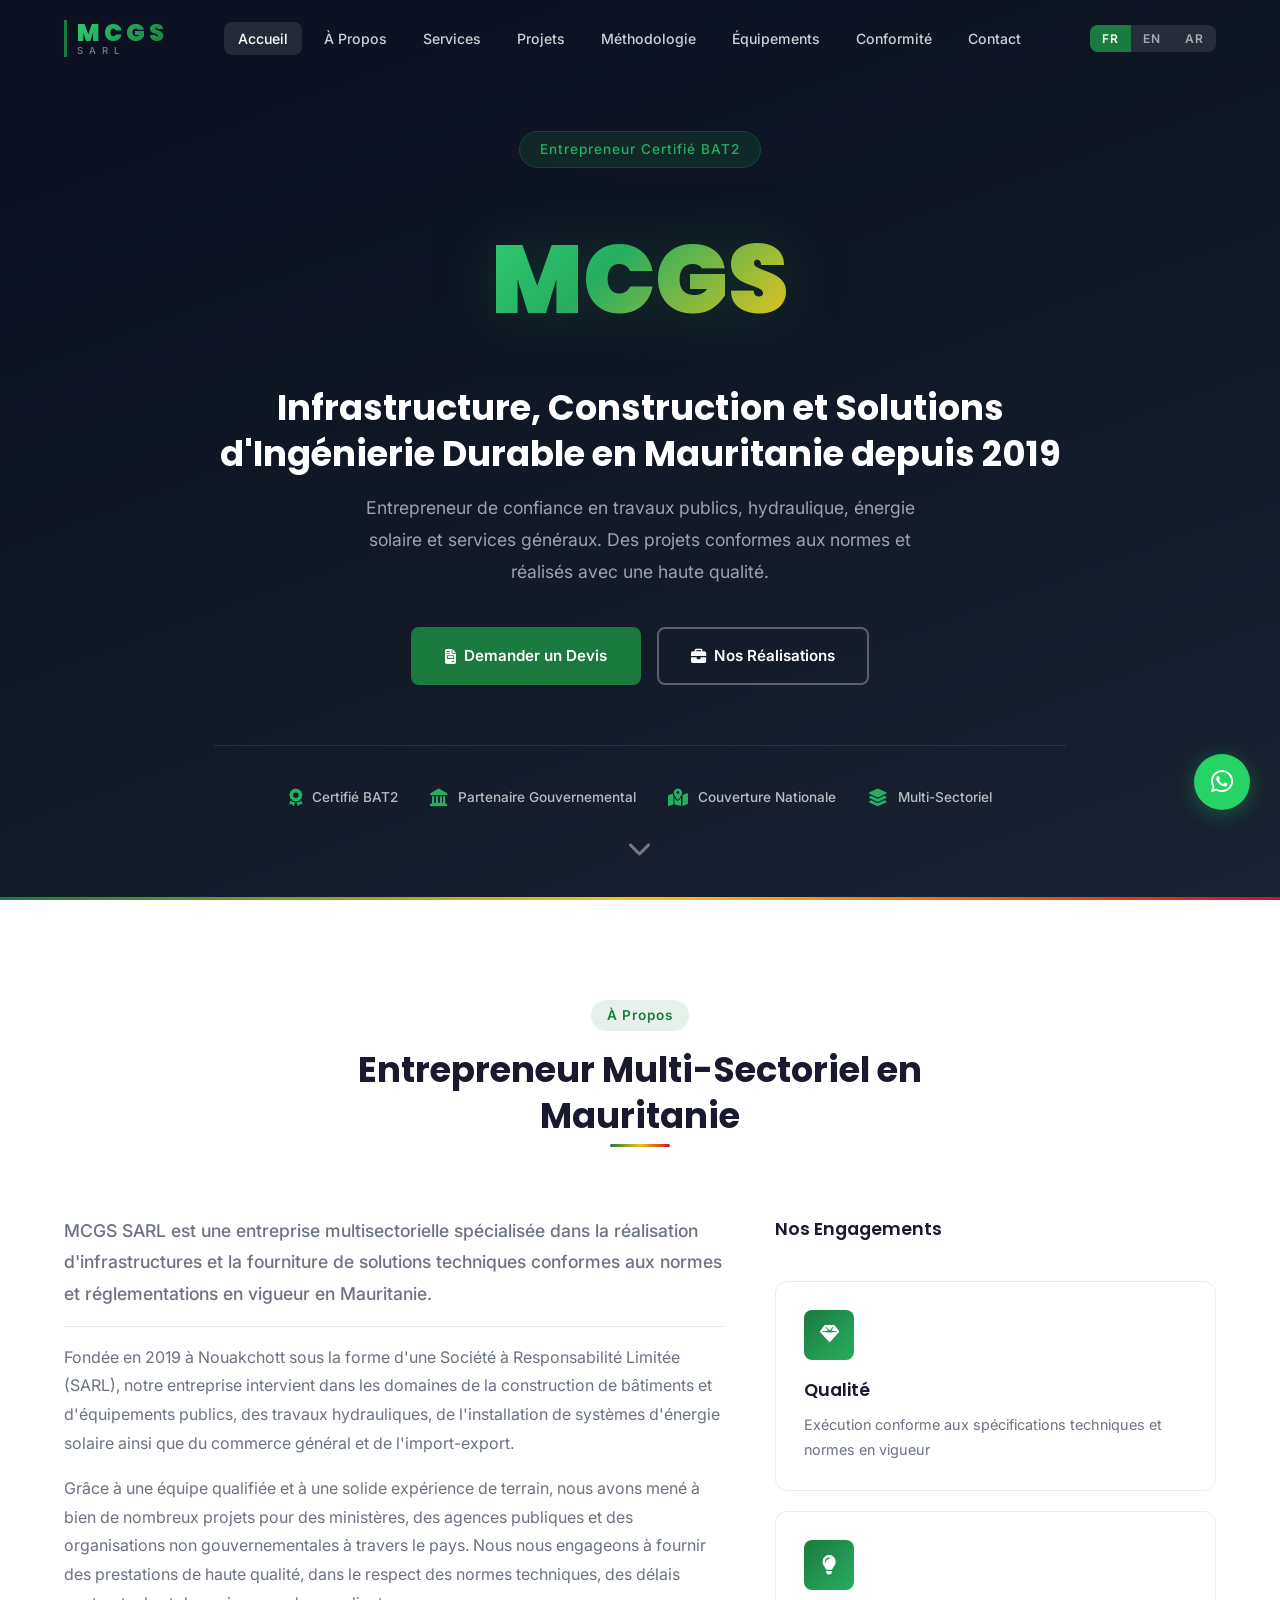
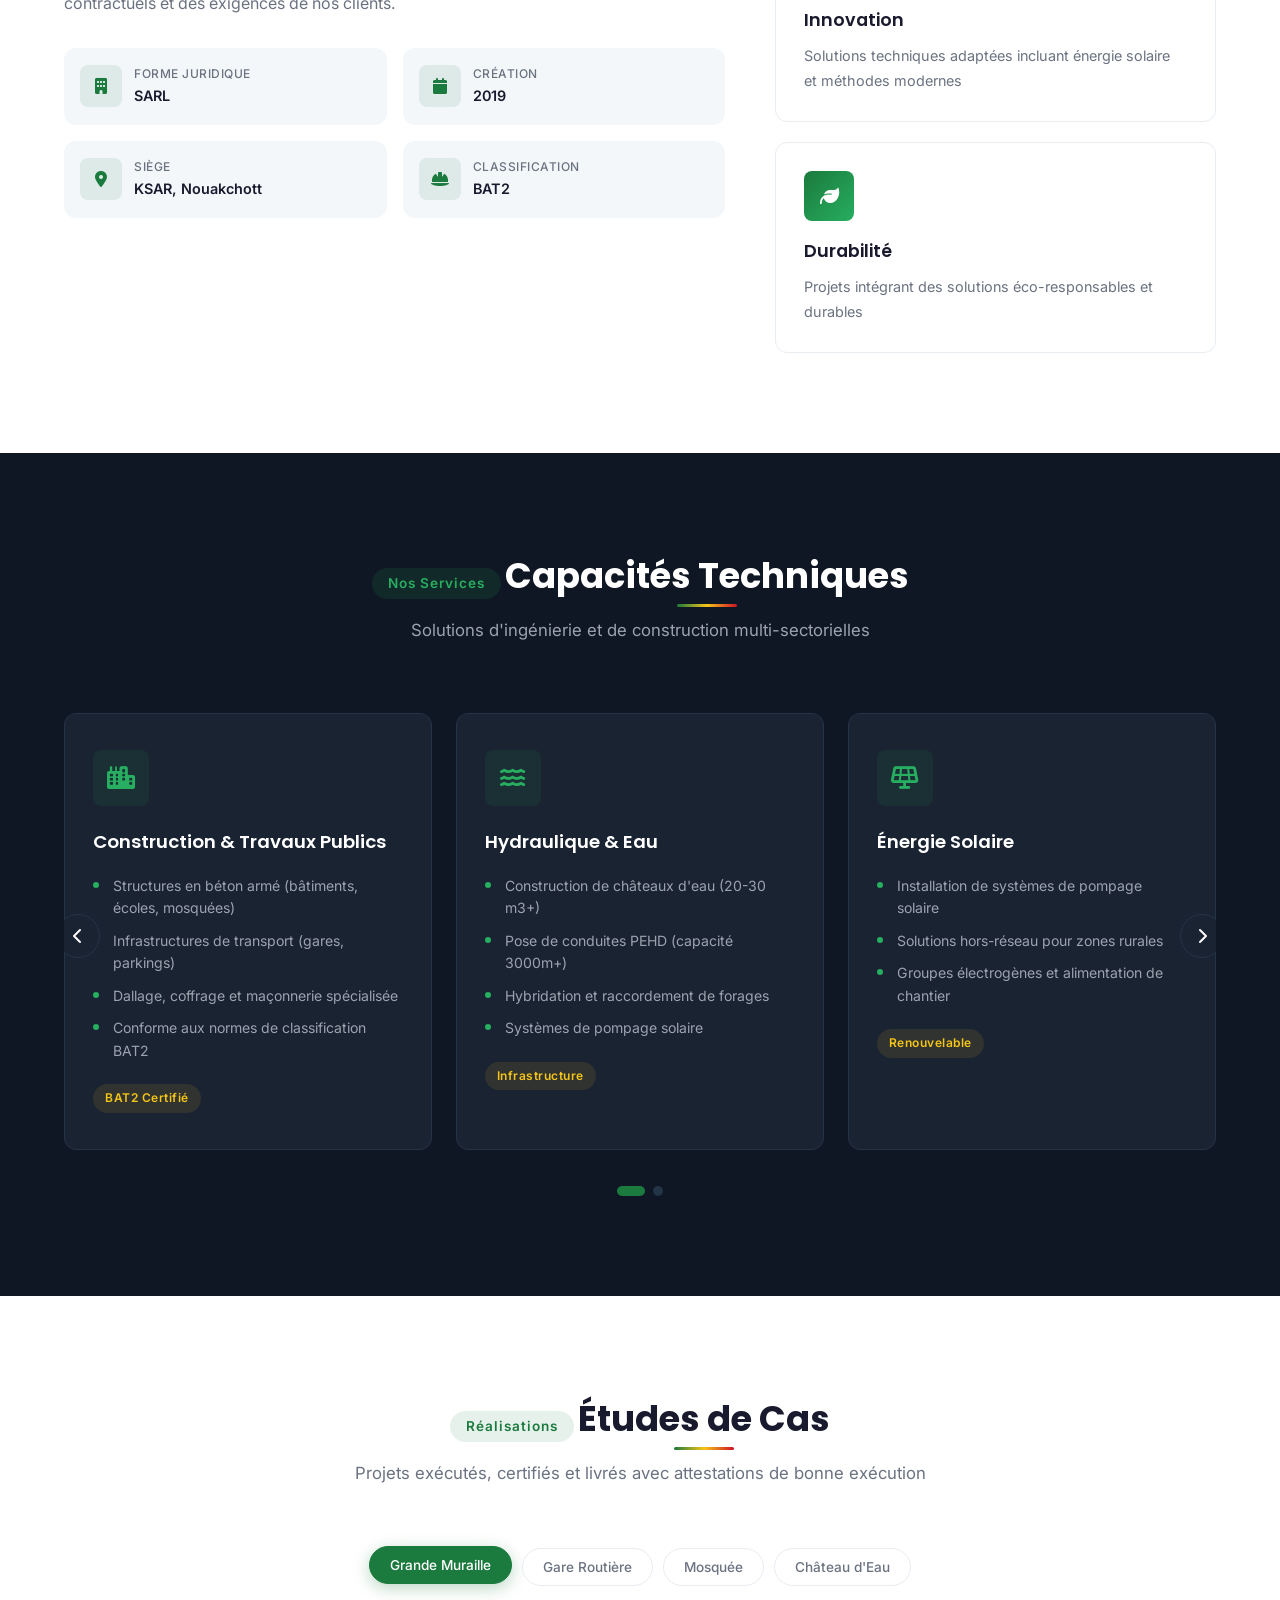
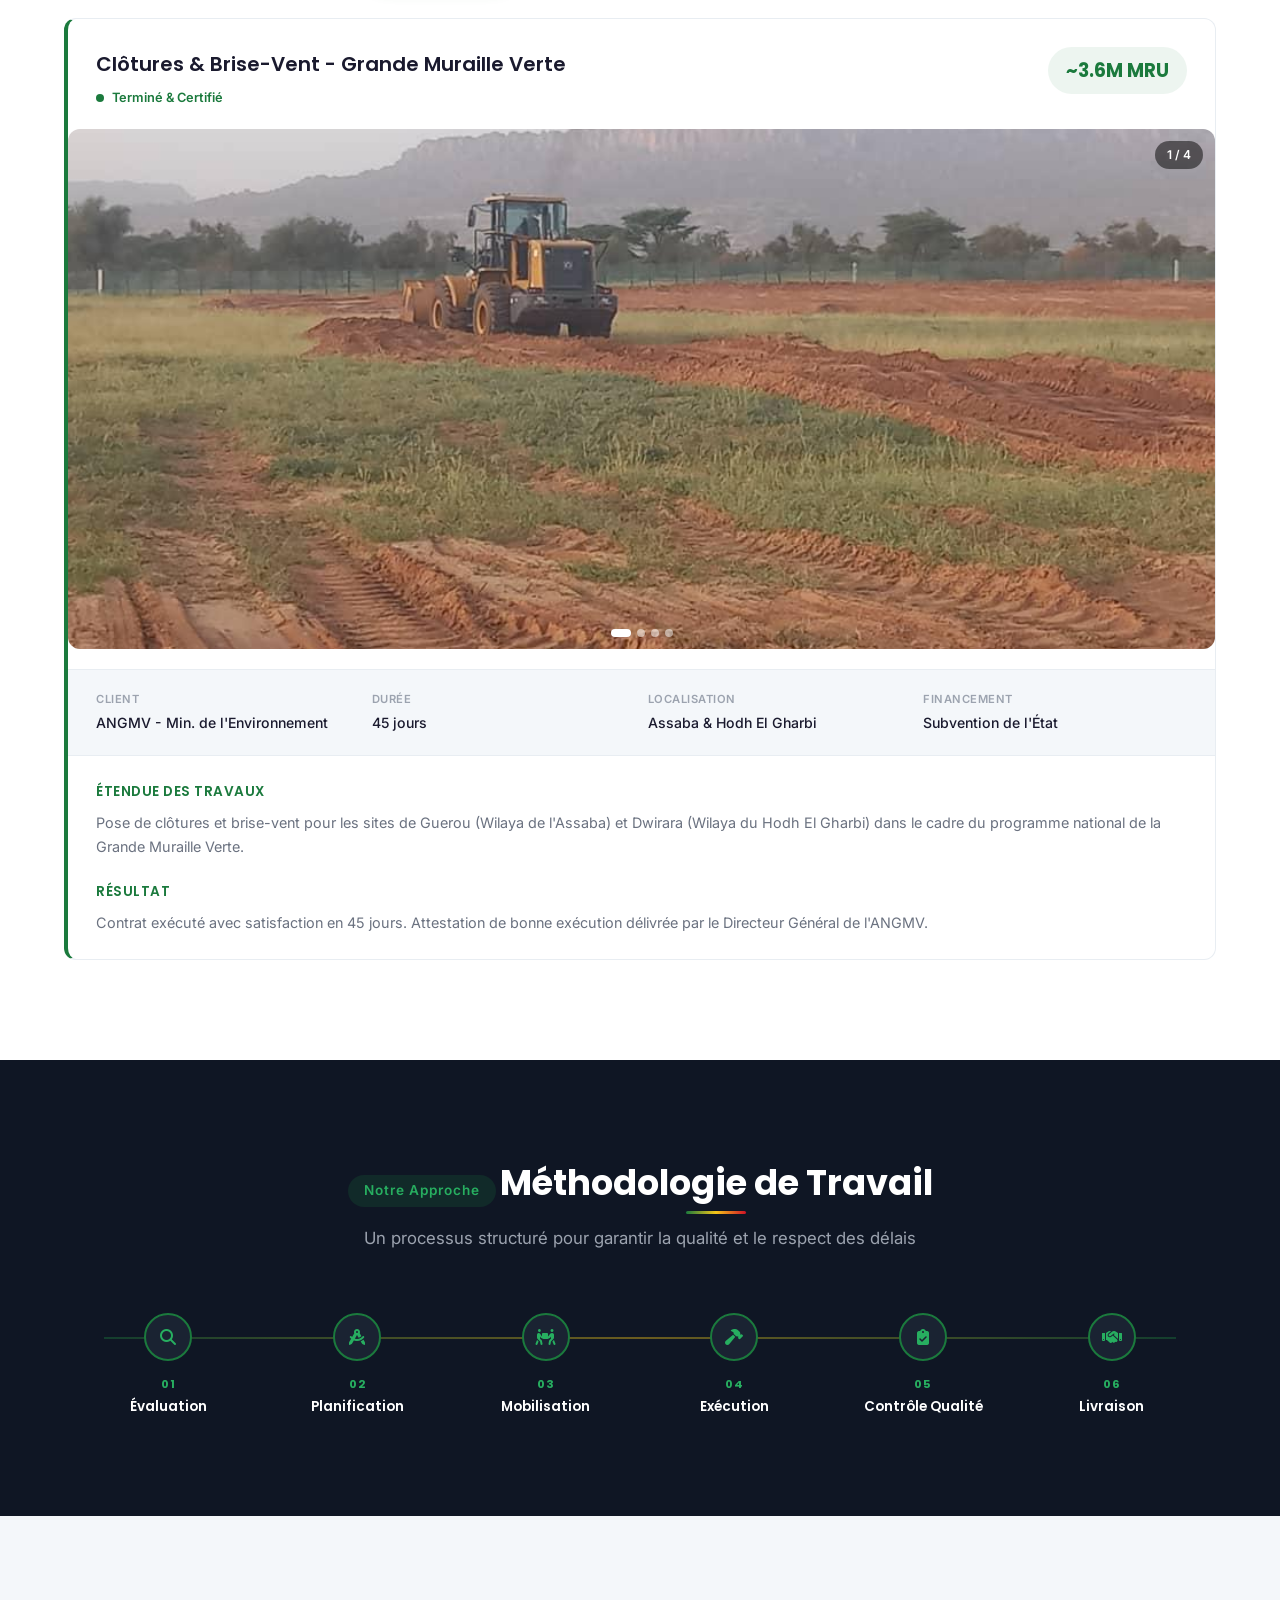
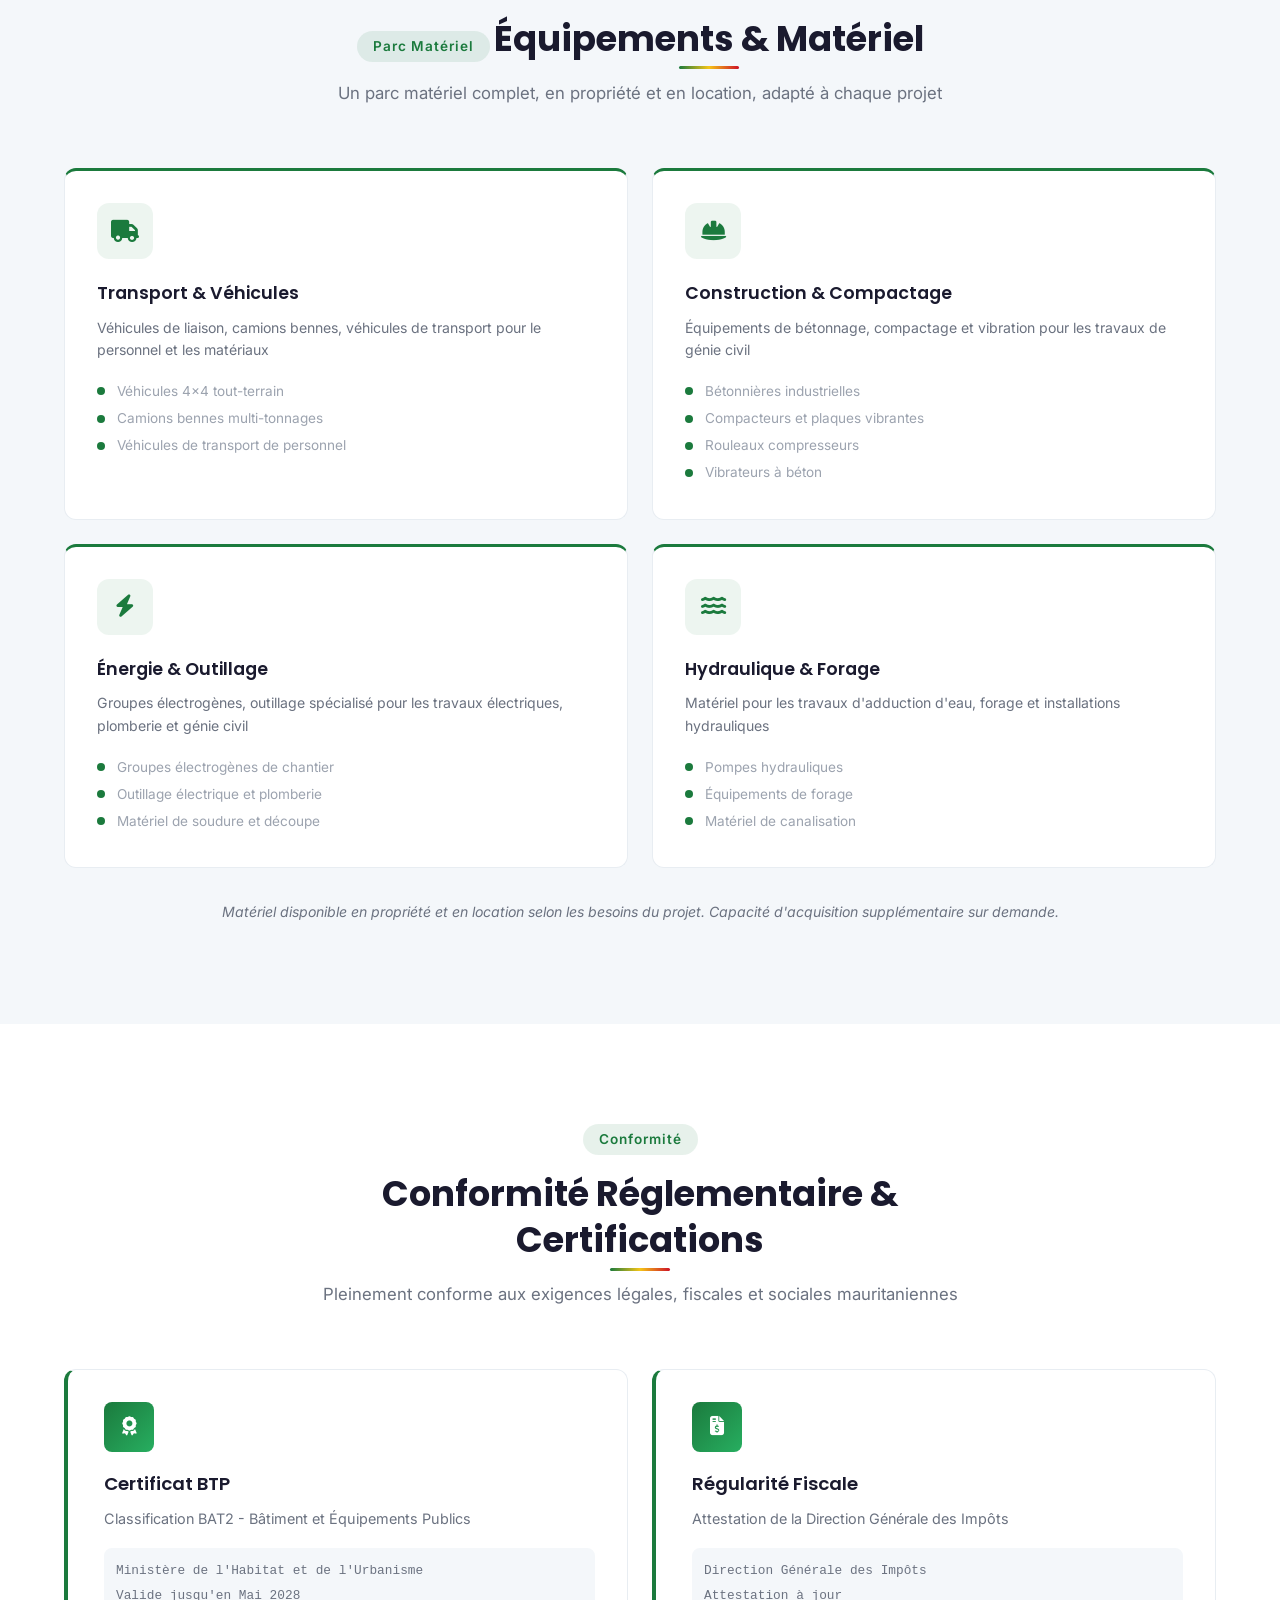
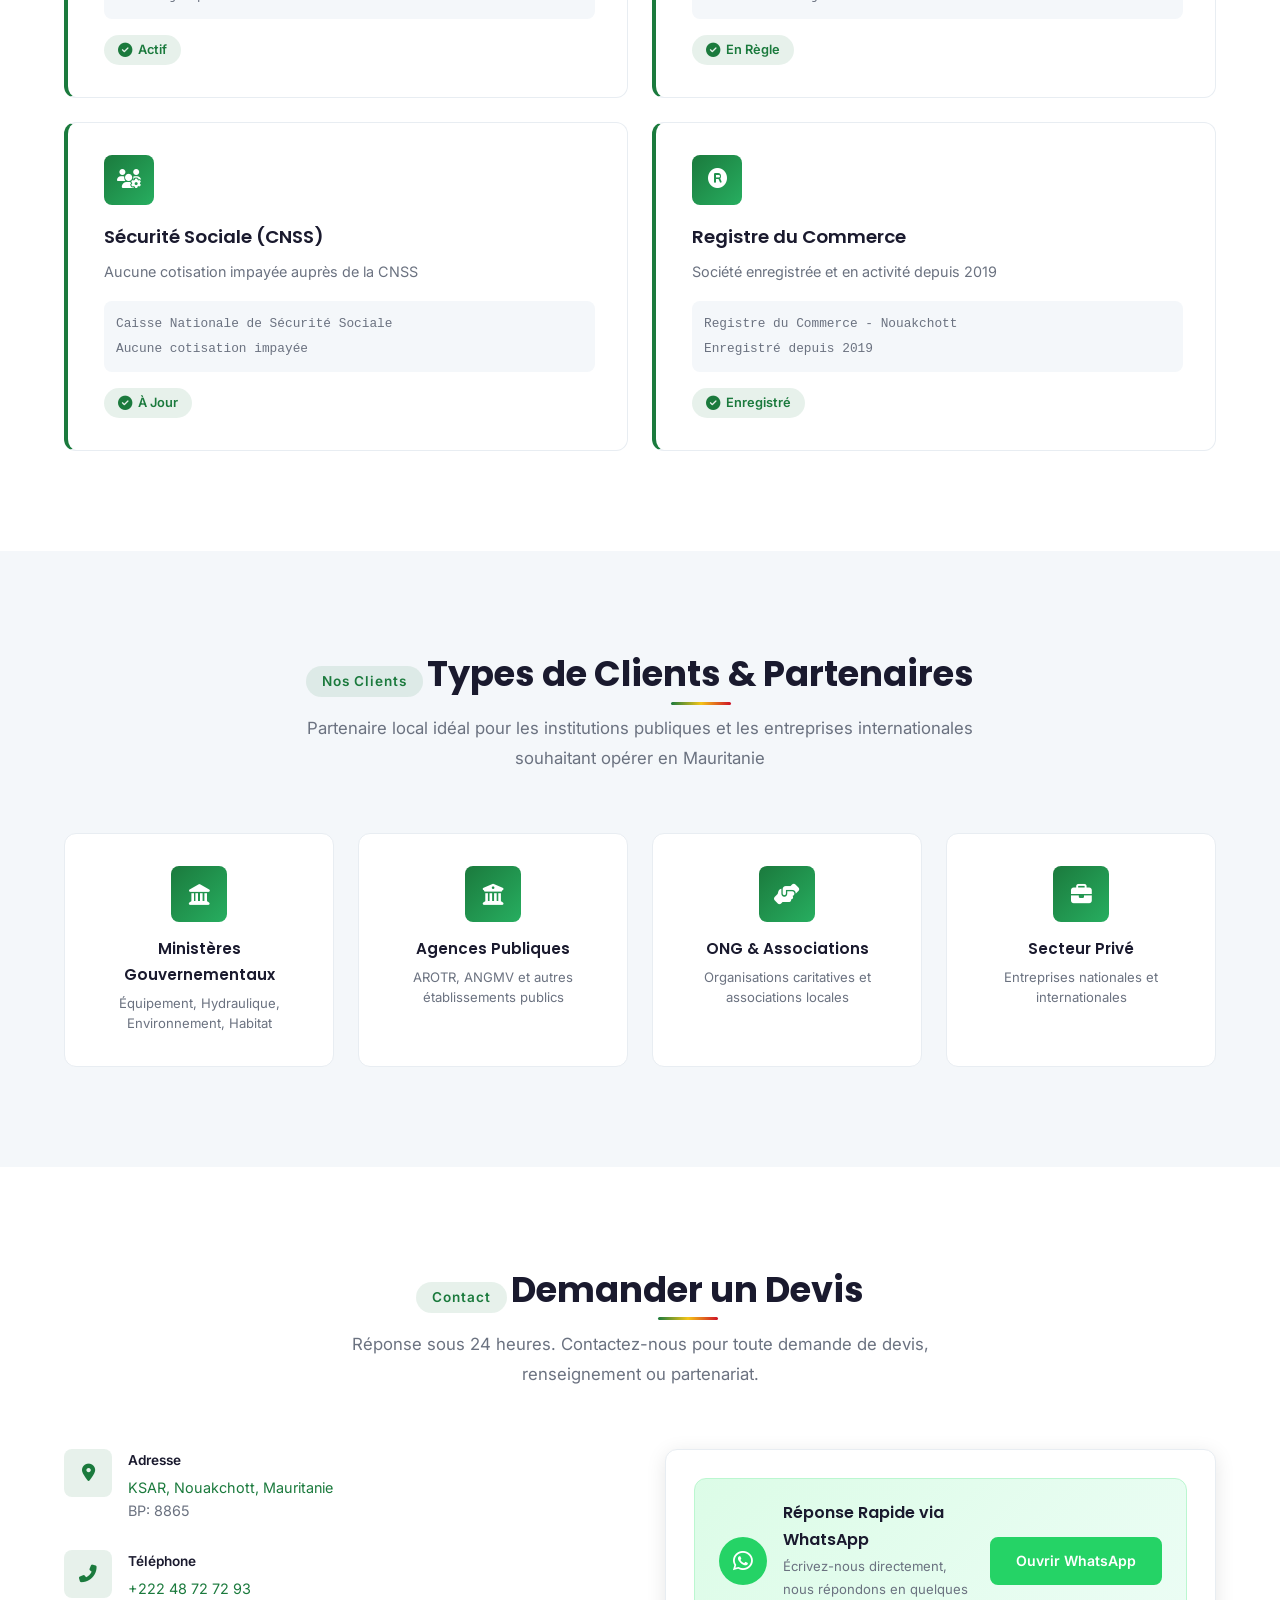
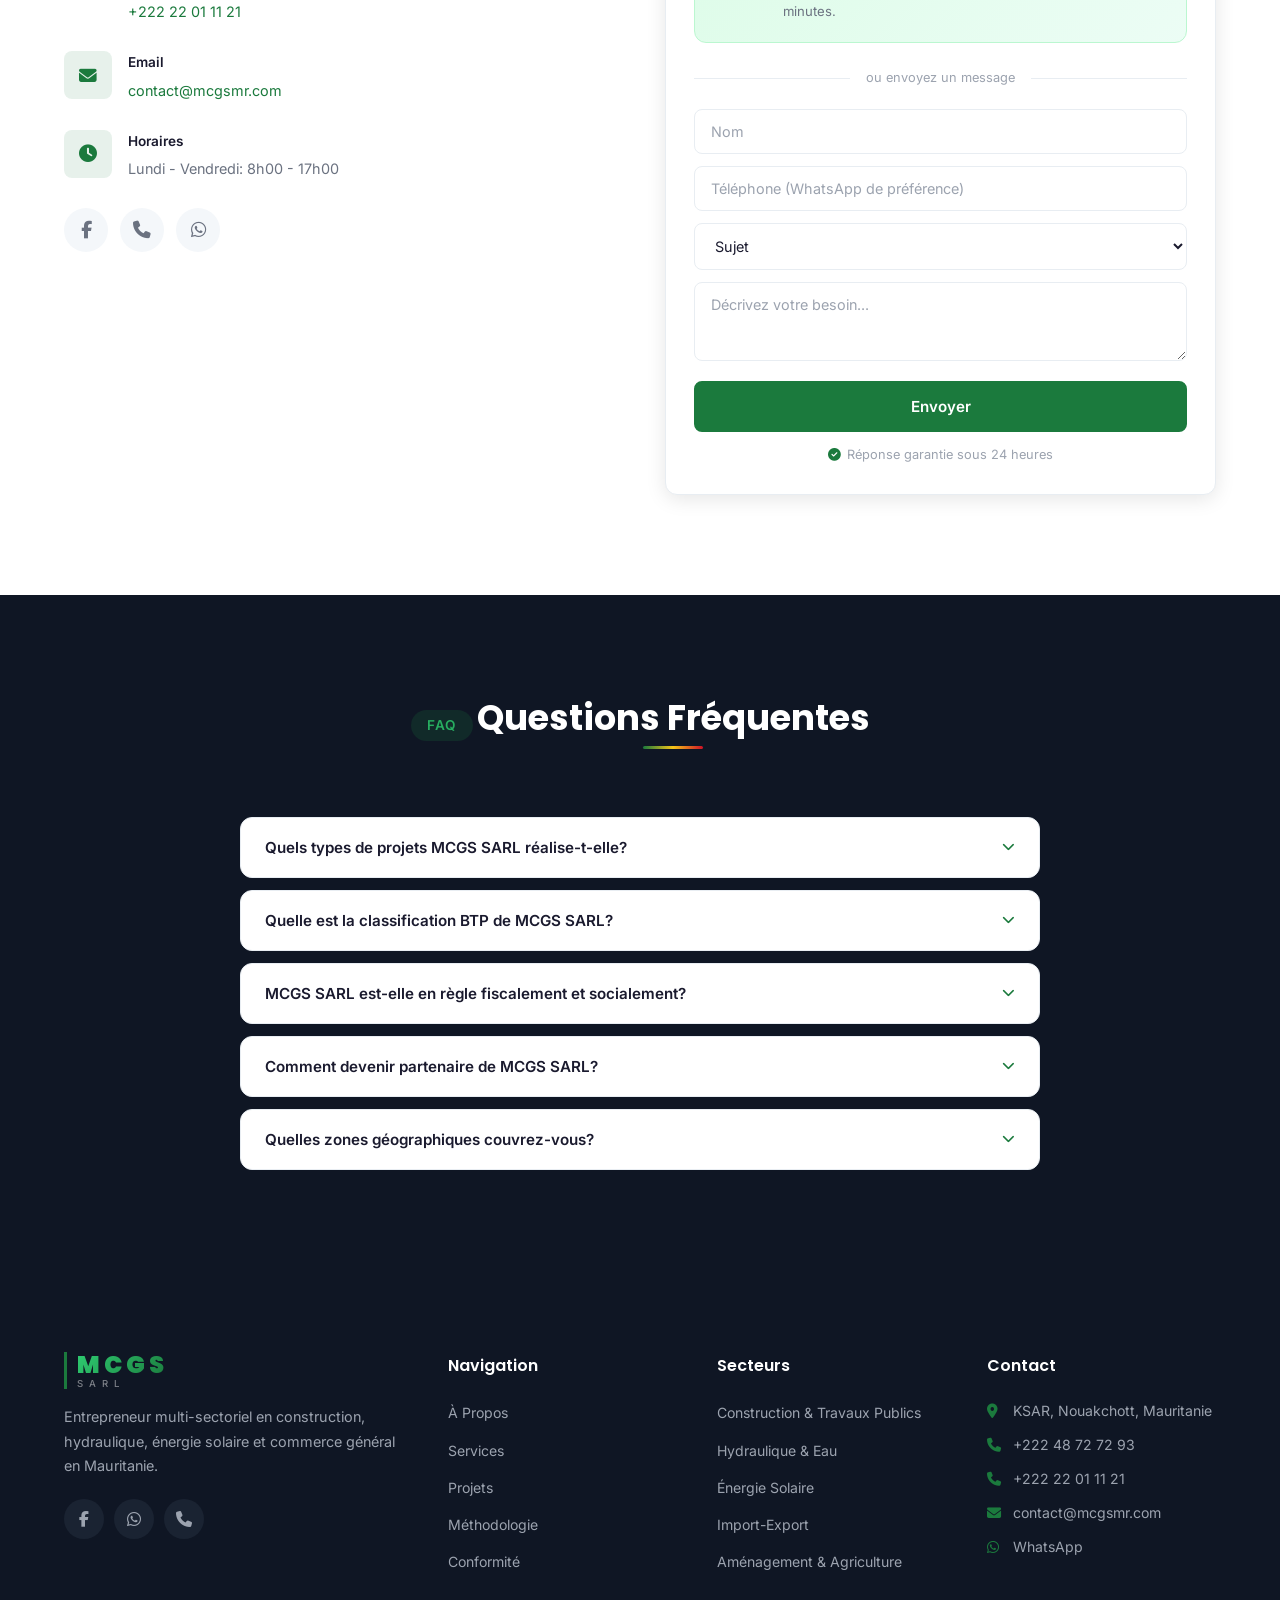
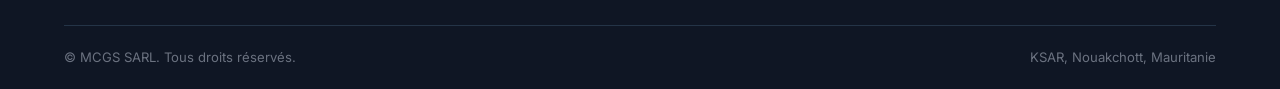
<file: index.html>
<!DOCTYPE html>
<html lang="fr" dir="ltr">
<head>
  <meta charset="UTF-8">
  <meta name="viewport" content="width=device-width, initial-scale=1.0">
  <title>MCGS SARL | Mauritania Pour le Commerce Général et Services</title>
  <meta name="description" content="MCGS SARL - Construction, Import-Export et Services en Mauritanie. Entrepreneur certifié BAT2 pour travaux publics, hydraulique et énergie solaire.">
  <meta name="keywords" content="MCGS, Mauritania, Construction, Import Export, Services, BTP, Nouakchott, BAT2, Hydraulique">
  <link rel="canonical" href="https://mcgsmr.com">
  <meta property="og:title" content="MCGS SARL | Mauritania Pour le Commerce Général et Services">
  <meta property="og:description" content="MCGS SARL - Construction, Import-Export et Services en Mauritanie. Entrepreneur certifié BAT2 pour travaux publics, hydraulique et énergie solaire.">
  <meta property="og:url" content="https://mcgsmr.com">
  <meta property="og:type" content="website">
  <link rel="preconnect" href="https://fonts.googleapis.com">
  <link rel="preconnect" href="https://fonts.gstatic.com" crossorigin>
  <link href="https://fonts.googleapis.com/css2?family=Poppins:wght@300;400;500;600;700;800;900&family=Inter:wght@300;400;500;600;700&family=Cairo:wght@300;400;500;600;700;800&display=swap" rel="stylesheet">
  <link rel="stylesheet" href="https://cdnjs.cloudflare.com/ajax/libs/font-awesome/6.5.1/css/all.min.css">
  <link rel="stylesheet" href="css/style.css">
</head>
<body>

  <!-- Preloader -->
  <div id="preloader">
    <div class="loader-logo">
      <span class="loader-mcgs">MCGS</span>
    </div>
    <div class="loader-bar"><div class="loader-progress"></div></div>
  </div>

  <!-- Navigation -->
  <nav id="navbar">
    <div class="nav-container">
      <a href="#hero" class="nav-logo">
        <div class="logo-text">
          <span class="logo-name">MCGS</span>
          <span class="logo-sub">SARL</span>
        </div>
      </a>

      <ul class="nav-links" id="navLinks">
        <li><a href="#hero" data-i18n="nav.home">Accueil</a></li>
        <li><a href="#about" data-i18n="nav.about">À Propos</a></li>
        <li><a href="#services" data-i18n="nav.services">Services</a></li>
        <li><a href="#projects" data-i18n="nav.projects">Projets</a></li>
        <li><a href="#methodology" data-i18n="nav.methodology">Méthodologie</a></li>
        <li><a href="#equipment" data-i18n="nav.equipment">Équipements</a></li>
        <li><a href="#certifications" data-i18n="nav.certifications">Conformité</a></li>
        <li><a href="#contact" data-i18n="nav.contact">Contact</a></li>
      </ul>

      <div class="nav-right">
        <div class="lang-switcher">
          <button class="lang-btn active" data-lang="fr">FR</button>
          <button class="lang-btn" data-lang="en">EN</button>
          <button class="lang-btn" data-lang="ar">AR</button>
        </div>
        <button class="hamburger" id="hamburger" aria-label="Menu">
          <span></span><span></span><span></span>
        </button>
      </div>
    </div>
  </nav>

  <!-- Hero Section -->
  <section id="hero">
    <div class="hero-bg">
      <div class="hero-pattern"></div>
      <div class="hero-gradient"></div>
    </div>
    <div class="hero-content">
      <div class="hero-badge" data-i18n="hero.badge">Entrepreneur Certifié BAT2</div>
      <div class="hero-logo-large">
        <span class="hero-mcgs">MCGS</span>
      </div>
      <h1 data-i18n="hero.title">Infrastructure, Construction et Solutions d'Ingénierie Durable en Mauritanie depuis 2019</h1>
      <p class="hero-subtitle" data-i18n="hero.subtitle">Entrepreneur de confiance en travaux publics, hydraulique, énergie solaire et services généraux. Des projets conformes aux normes et réalisés avec une haute qualité.</p>
      <div class="hero-buttons">
        <a href="#contact" class="btn btn-primary"><i class="fas fa-file-invoice"></i> <span data-i18n="hero.cta1">Demander un Devis</span></a>
        <a href="#projects" class="btn btn-outline"><i class="fas fa-briefcase"></i> <span data-i18n="hero.cta3">Nos Réalisations</span></a>
      </div>
      <div class="hero-trust">
        <div class="trust-item">
          <i class="fas fa-award"></i>
          <span data-i18n="hero.trust1">Certifié BAT2</span>
        </div>
        <div class="trust-item">
          <i class="fas fa-landmark"></i>
          <span data-i18n="hero.trust2">Partenaire Gouvernemental</span>
        </div>
        <div class="trust-item">
          <i class="fas fa-map-marked-alt"></i>
          <span data-i18n="hero.trust3">Couverture Nationale</span>
        </div>
        <div class="trust-item">
          <i class="fas fa-layer-group"></i>
          <span data-i18n="hero.trust4">Multi-Sectoriel</span>
        </div>
      </div>
    </div>
    <div class="hero-scroll">
      <a href="#about"><i class="fas fa-chevron-down"></i></a>
    </div>
  </section>

  <!-- About Section -->
  <section id="about" class="section">
    <div class="container">
      <div class="section-header">
        <span class="section-tag" data-i18n="about.tag">À Propos</span>
        <h2 class="section-title" data-i18n="about.title">Entrepreneur Multi-Sectoriel en Mauritanie</h2>
      </div>
      <div class="about-grid">
        <div class="about-content">
          <p class="about-lead" data-i18n="about.lead">MCGS SARL est une entreprise multisectorielle spécialisée dans la réalisation d'infrastructures et la fourniture de solutions techniques conformes aux normes et réglementations en vigueur en Mauritanie.</p>
          <p data-i18n="about.text1">Fondée en 2019 à Nouakchott sous la forme d'une Société à Responsabilité Limitée (SARL), notre entreprise intervient dans les domaines de la construction de bâtiments et d'équipements publics, des travaux hydrauliques, de l'installation de systèmes d'énergie solaire ainsi que du commerce général et de l'import-export.</p>
          <p data-i18n="about.text2">Grâce à une équipe qualifiée et à une solide expérience de terrain, nous avons mené à bien de nombreux projets pour des ministères, des agences publiques et des organisations non gouvernementales à travers le pays. Nous nous engageons à fournir des prestations de haute qualité, dans le respect des normes techniques, des délais contractuels et des exigences de nos clients.</p>
          <div class="about-info-cards">
            <div class="info-card">
              <div class="info-icon"><i class="fas fa-building"></i></div>
              <div>
                <h4 data-i18n="about.form">Forme Juridique</h4>
                <p>SARL</p>
              </div>
            </div>
            <div class="info-card">
              <div class="info-icon"><i class="fas fa-calendar"></i></div>
              <div>
                <h4 data-i18n="about.founded">Création</h4>
                <p data-i18n="about.foundedYear">2019</p>
              </div>
            </div>
            <div class="info-card">
              <div class="info-icon"><i class="fas fa-map-marker-alt"></i></div>
              <div>
                <h4 data-i18n="about.location">Siège</h4>
                <p><a href="https://maps.app.goo.gl/4XT4ymBDK78rT2sb6?g_st=aw" target="_blank" rel="noopener">KSAR, Nouakchott</a></p>
              </div>
            </div>
            <div class="info-card">
              <div class="info-icon"><i class="fas fa-hard-hat"></i></div>
              <div>
                <h4 data-i18n="about.classification">Classification</h4>
                <p>BAT2</p>
              </div>
            </div>
          </div>
        </div>
        <div class="about-values">
          <h3 class="values-heading" data-i18n="about.vheading">Nos Engagements</h3>
          <div class="value-card">
            <div class="value-icon"><i class="fas fa-gem"></i></div>
            <h3 data-i18n="about.v1title">Qualité</h3>
            <p data-i18n="about.v1desc">Exécution conforme aux spécifications techniques et normes en vigueur</p>
          </div>
          <div class="value-card">
            <div class="value-icon"><i class="fas fa-lightbulb"></i></div>
            <h3 data-i18n="about.v2title">Innovation</h3>
            <p data-i18n="about.v2desc">Solutions techniques adaptées incluant énergie solaire et méthodes modernes</p>
          </div>
          <div class="value-card">
            <div class="value-icon"><i class="fas fa-leaf"></i></div>
            <h3 data-i18n="about.v3title">Durabilité</h3>
            <p data-i18n="about.v3desc">Projets intégrant des solutions éco-responsables et durables</p>
          </div>
        </div>
      </div>
    </div>
  </section>

  <!-- Services Section -->
  <section id="services" class="section section-dark">
    <div class="container">
      <div class="section-header">
        <span class="section-tag" data-i18n="services.tag">Nos Services</span>
        <h2 class="section-title light" data-i18n="services.title">Capacités Techniques</h2>
        <p class="section-desc light" data-i18n="services.desc">Solutions d'ingénierie et de construction multi-sectorielles</p>
      </div>
      <div class="slider-wrapper">
        <button class="slider-btn slider-prev" aria-label="Previous"><i class="fas fa-chevron-left"></i></button>
        <div class="services-slider" id="servicesSlider">
          <div class="service-card">
            <div class="service-icon"><i class="fas fa-city"></i></div>
            <h3 data-i18n="services.s1title">Construction & Travaux Publics</h3>
            <ul class="service-capabilities">
              <li data-i18n="services.s1c1">Structures en béton armé (bâtiments, écoles, mosquées)</li>
              <li data-i18n="services.s1c2">Infrastructures de transport (gares, parkings)</li>
              <li data-i18n="services.s1c3">Dallage, coffrage et maçonnerie spécialisée</li>
              <li data-i18n="services.s1c4">Conforme aux normes de classification BAT2</li>
            </ul>
            <span class="service-tag" data-i18n="services.s1tag">BAT2 Certifié</span>
          </div>
          <div class="service-card">
            <div class="service-icon"><i class="fas fa-water"></i></div>
            <h3 data-i18n="services.s2title">Hydraulique & Eau</h3>
            <ul class="service-capabilities">
              <li data-i18n="services.s2c1">Construction de châteaux d'eau (20-30 m3+)</li>
              <li data-i18n="services.s2c2">Pose de conduites PEHD (capacité 3000m+)</li>
              <li data-i18n="services.s2c3">Hybridation et raccordement de forages</li>
              <li data-i18n="services.s2c4">Systèmes de pompage solaire</li>
            </ul>
            <span class="service-tag" data-i18n="services.s2tag">Infrastructure</span>
          </div>
          <div class="service-card">
            <div class="service-icon"><i class="fas fa-solar-panel"></i></div>
            <h3 data-i18n="services.s4title">Énergie Solaire</h3>
            <ul class="service-capabilities">
              <li data-i18n="services.s4c1">Installation de systèmes de pompage solaire</li>
              <li data-i18n="services.s4c2">Solutions hors-réseau pour zones rurales</li>
              <li data-i18n="services.s4c3">Groupes électrogènes et alimentation de chantier</li>
            </ul>
            <span class="service-tag" data-i18n="services.s4tag">Renouvelable</span>
          </div>
          <div class="service-card">
            <div class="service-icon"><i class="fas fa-seedling"></i></div>
            <h3 data-i18n="services.s5title">Aménagement & Agriculture</h3>
            <ul class="service-capabilities">
              <li data-i18n="services.s5c1">Installation de clôtures et brise-vent</li>
              <li data-i18n="services.s5c2">Aménagement de sites environnementaux</li>
              <li data-i18n="services.s5c3">Travaux de terrassement et préparation de terrain</li>
            </ul>
            <span class="service-tag" data-i18n="services.s5tag">Environnement</span>
          </div>
          <div class="service-card">
            <div class="service-icon"><i class="fas fa-exchange-alt"></i></div>
            <h3 data-i18n="services.s3title">Import-Export</h3>
            <ul class="service-capabilities">
              <li data-i18n="services.s3c1">Approvisionnement en matériaux de construction</li>
              <li data-i18n="services.s3c2">Importation d'équipements et fournitures techniques</li>
              <li data-i18n="services.s3c3">Commerce général de produits et matériaux</li>
            </ul>
            <span class="service-tag" data-i18n="services.s3tag">International</span>
          </div>
          <div class="service-card">
            <div class="service-icon"><i class="fas fa-tools"></i></div>
            <h3 data-i18n="services.s6title">Prestation de Services</h3>
            <ul class="service-capabilities">
              <li data-i18n="services.s6c1">Génie civil, électricité et plomberie</li>
              <li data-i18n="services.s6c2">Topographie et études techniques</li>
              <li data-i18n="services.s6c3">Équipes pluridisciplinaires mobilisables</li>
            </ul>
            <span class="service-tag" data-i18n="services.s6tag">Sur Mesure</span>
          </div>
        </div>
        <button class="slider-btn slider-next" aria-label="Next"><i class="fas fa-chevron-right"></i></button>
      </div>
      <div class="slider-dots" id="sliderDots"></div>
    </div>
  </section>

  <!-- Projects Section (Case Studies) -->
  <section id="projects" class="section">
    <div class="container">
      <div class="section-header">
        <span class="section-tag" data-i18n="projects.tag">Réalisations</span>
        <h2 class="section-title" data-i18n="projects.title">Études de Cas</h2>
        <p class="section-desc" data-i18n="projects.desc">Projets exécutés, certifiés et livrés avec attestations de bonne exécution</p>
      </div>

      <div class="project-nav" id="projectNav">
        <button class="project-nav-btn active" data-target="project3"><span data-i18n="projects.nav3">Grande Muraille</span></button>
        <button class="project-nav-btn" data-target="project1"><span data-i18n="projects.nav1">Gare Routière</span></button>
        <button class="project-nav-btn" data-target="project2"><span data-i18n="projects.nav2">Mosquée</span></button>
        <button class="project-nav-btn" data-target="project4"><span data-i18n="projects.nav4">Château d'Eau</span></button>
      </div>

      <!-- Project 1 -->
      <div class="case-study" id="project1">
        <div class="case-header">
          <div>
            <h3 data-i18n="projects.p1title">Gare Routière - Axe Nouakchott-Nouadhibou</h3>
            <div class="case-status"><span class="status-dot"></span> <span data-i18n="projects.completed">Terminé & Certifié</span></div>
          </div>
          <div class="case-value">~12M MRU</div>
        </div>
        <div class="case-meta">
          <div class="meta-item"><span class="meta-label" data-i18n="projects.client">Client</span><span class="meta-value">AROTR - <span data-i18n="projects.p1client">Min. de l'Équipement et des Transports</span></span></div>
          <div class="meta-item"><span class="meta-label" data-i18n="projects.location">Localisation</span><span class="meta-value">Nouakchott</span></div>
          <div class="meta-item"><span class="meta-label" data-i18n="projects.duration">Durée</span><span class="meta-value" data-i18n="projects.p1duration">10 mois (8 + avenant 2 mois)</span></div>
          <div class="meta-item"><span class="meta-label" data-i18n="projects.mode">Attribution</span><span class="meta-value" data-i18n="projects.p1mode">Appel d'Offres National</span></div>
        </div>
        <div class="case-body">
          <div class="case-section">
            <h4 data-i18n="projects.scope">Étendue des Travaux</h4>
            <p data-i18n="projects.p1scope">Construction complète d'une gare routière sur l'axe Nouakchott-Nouadhibou, incluant bâtiments, aménagements et infrastructures connexes.</p>
          </div>
          <div class="case-section">
            <h4 data-i18n="projects.deliverables">Livrables Clés</h4>
            <ul>
              <li data-i18n="projects.p1d1">Construction de la gare routière et bâtiments annexes</li>
              <li data-i18n="projects.p1d2">Dallage en béton armé Ep. 8cm pour le parking</li>
              <li data-i18n="projects.p1d3">Réserve d'eau en béton armé de 20m3</li>
            </ul>
          </div>
          <div class="case-section">
            <h4 data-i18n="projects.result">Résultat</h4>
            <p data-i18n="projects.p1result">Projet livré et certifié par l'AROTR. Avenant accordé pour travaux complémentaires (+18.8%). Attestation d'exécution délivrée.</p>
          </div>
        </div>
      </div>

      <!-- Project 2 -->
      <div class="case-study" id="project2">
        <div class="case-header">
          <div>
            <h3 data-i18n="projects.p2title">Mosquée Abdallah Hassan Al-Shihabi</h3>
            <div class="case-status"><span class="status-dot"></span> <span data-i18n="projects.completed">Terminé & Certifié</span></div>
          </div>
        </div>
        <div class="case-gallery">
          <img src="images/mosque-1.jpg" alt="Mosquée Abdallah Hassan Al-Shihabi - Vue extérieure" loading="lazy">
        </div>
        <div class="case-meta">
          <div class="meta-item"><span class="meta-label" data-i18n="projects.client">Client</span><span class="meta-value" data-i18n="projects.p2client">Association El YedOlya</span></div>
          <div class="meta-item"><span class="meta-label" data-i18n="projects.duration">Durée</span><span class="meta-value">10 <span data-i18n="projects.months">mois</span></span></div>
          <div class="meta-item"><span class="meta-label" data-i18n="projects.location">Localisation</span><span class="meta-value">Nouakchott</span></div>
        </div>
        <div class="case-body">
          <div class="case-section">
            <h4 data-i18n="projects.scope">Étendue des Travaux</h4>
            <p data-i18n="projects.p2scope">Construction intégrale d'une mosquée selon les spécifications architecturales et techniques requises.</p>
          </div>
          <div class="case-section">
            <h4 data-i18n="projects.result">Résultat</h4>
            <p data-i18n="projects.p2result">Travaux réalisés conformément aux spécifications. Attestation de bonne exécution délivrée.</p>
          </div>
        </div>
      </div>

      <!-- Project 3 -->
      <div class="case-study active" id="project3">
        <div class="case-header">
          <div>
            <h3 data-i18n="projects.p3title">Clôtures & Brise-Vent - Grande Muraille Verte</h3>
            <div class="case-status"><span class="status-dot"></span> <span data-i18n="projects.completed">Terminé & Certifié</span></div>
          </div>
          <div class="case-value">~3.6M MRU</div>
        </div>
        <div class="case-gallery">
          <img src="images/gmv-1.jpg" alt="Travaux de terrassement - Grande Muraille Verte" loading="lazy">
          <img src="images/gmv-2.jpg" alt="Terrassement et clôtures - Assaba" loading="lazy">
          <img src="images/gmv-3.jpg" alt="Parcelles agricoles protégées" loading="lazy">
          <img src="images/gmv-4.jpg" alt="Champs irrigués - Hodh El Gharbi" loading="lazy">
        </div>
        <div class="case-meta">
          <div class="meta-item"><span class="meta-label" data-i18n="projects.client">Client</span><span class="meta-value">ANGMV - <span data-i18n="projects.p3client">Min. de l'Environnement</span></span></div>
          <div class="meta-item"><span class="meta-label" data-i18n="projects.duration">Durée</span><span class="meta-value">45 <span data-i18n="projects.days">jours</span></span></div>
          <div class="meta-item"><span class="meta-label" data-i18n="projects.location">Localisation</span><span class="meta-value">Assaba & Hodh El Gharbi</span></div>
          <div class="meta-item"><span class="meta-label" data-i18n="projects.funding">Financement</span><span class="meta-value" data-i18n="projects.p3funding">Subvention de l'État</span></div>
        </div>
        <div class="case-body">
          <div class="case-section">
            <h4 data-i18n="projects.scope">Étendue des Travaux</h4>
            <p data-i18n="projects.p3scope">Pose de clôtures et brise-vent pour les sites de Guerou (Wilaya de l'Assaba) et Dwirara (Wilaya du Hodh El Gharbi) dans le cadre du programme national de la Grande Muraille Verte.</p>
          </div>
          <div class="case-section">
            <h4 data-i18n="projects.result">Résultat</h4>
            <p data-i18n="projects.p3result">Contrat exécuté avec satisfaction en 45 jours. Attestation de bonne exécution délivrée par le Directeur Général de l'ANGMV.</p>
          </div>
        </div>
      </div>

      <!-- Project 4 -->
      <div class="case-study" id="project4">
        <div class="case-header">
          <div>
            <h3 data-i18n="projects.p4title">Château d'Eau & Raccordement - Région Assaba</h3>
            <div class="case-status"><span class="status-dot"></span> <span data-i18n="projects.completed">Terminé & Certifié</span></div>
          </div>
          <div class="case-value">~3.4M MRU</div>
        </div>
        <div class="case-gallery">
          <img src="images/water-tower-1.jpg" alt="Château d'eau - Région Assaba" loading="lazy">
          <img src="images/water-tower-2.jpg" alt="Installation solaire et château d'eau" loading="lazy">
          <img src="images/water-tower-3.jpg" alt="Château d'eau et système de pompage solaire" loading="lazy">
          <img src="images/water-tower-4.jpg" alt="Panneaux solaires pour pompage hydraulique" loading="lazy">
        </div>
        <div class="case-meta">
          <div class="meta-item"><span class="meta-label" data-i18n="projects.client">Client</span><span class="meta-value" data-i18n="projects.p4client">Min. de l'Hydraulique et de l'Assainissement</span></div>
          <div class="meta-item"><span class="meta-label" data-i18n="projects.duration">Durée</span><span class="meta-value">3 <span data-i18n="projects.months">mois</span></span></div>
          <div class="meta-item"><span class="meta-label" data-i18n="projects.location">Localisation</span><span class="meta-value">Ehel Behloul & Bourka, Assaba</span></div>
          <div class="meta-item"><span class="meta-label" data-i18n="projects.funding">Financement</span><span class="meta-value" data-i18n="projects.p4funding">Budget de l'État</span></div>
        </div>
        <div class="case-body">
          <div class="case-section">
            <h4 data-i18n="projects.scope">Étendue des Travaux</h4>
            <p data-i18n="projects.p4scope">Reconstruction d'un château d'eau et hybridation/raccordement d'un forage au château d'eau existant dans la Wilaya de l'Assaba.</p>
          </div>
          <div class="case-section">
            <h4 data-i18n="projects.deliverables">Livrables Clés</h4>
            <ul>
              <li data-i18n="projects.p4d1">Château d'eau de 30m3 à 12m de hauteur</li>
              <li data-i18n="projects.p4d2">3 000 ml de conduite PEHD diamètre 63 PN10</li>
              <li data-i18n="projects.p4d3">Groupe électrogène de 30 KVA installé</li>
            </ul>
          </div>
          <div class="case-section">
            <h4 data-i18n="projects.result">Résultat</h4>
            <p data-i18n="projects.p4result">Attestation de bonne fin délivrée par la Direction de l'Hydraulique.</p>
          </div>
        </div>
      </div>

    </div>
  </section>

  <!-- Work Methodology Section -->
  <section id="methodology" class="section section-dark">
    <div class="container">
      <div class="section-header">
        <span class="section-tag" data-i18n="method.tag">Notre Approche</span>
        <h2 class="section-title light" data-i18n="method.title">Méthodologie de Travail</h2>
        <p class="section-desc light" data-i18n="method.desc">Un processus structuré pour garantir la qualité et le respect des délais</p>
      </div>
      <div class="method-timeline">
        <div class="method-timeline-line"></div>
        <div class="method-tl-step">
          <div class="method-tl-dot"><i class="fas fa-search"></i></div>
          <div class="method-tl-content">
            <span class="method-tl-num">01</span>
            <h4 data-i18n="method.s1title">Évaluation</h4>
          </div>
        </div>
        <div class="method-tl-step">
          <div class="method-tl-dot"><i class="fas fa-drafting-compass"></i></div>
          <div class="method-tl-content">
            <span class="method-tl-num">02</span>
            <h4 data-i18n="method.s2title">Planification</h4>
          </div>
        </div>
        <div class="method-tl-step">
          <div class="method-tl-dot"><i class="fas fa-people-carry"></i></div>
          <div class="method-tl-content">
            <span class="method-tl-num">03</span>
            <h4 data-i18n="method.s3title">Mobilisation</h4>
          </div>
        </div>
        <div class="method-tl-step">
          <div class="method-tl-dot"><i class="fas fa-hammer"></i></div>
          <div class="method-tl-content">
            <span class="method-tl-num">04</span>
            <h4 data-i18n="method.s4title">Exécution</h4>
          </div>
        </div>
        <div class="method-tl-step">
          <div class="method-tl-dot"><i class="fas fa-clipboard-check"></i></div>
          <div class="method-tl-content">
            <span class="method-tl-num">05</span>
            <h4 data-i18n="method.s5title">Contrôle Qualité</h4>
          </div>
        </div>
        <div class="method-tl-step">
          <div class="method-tl-dot"><i class="fas fa-handshake"></i></div>
          <div class="method-tl-content">
            <span class="method-tl-num">06</span>
            <h4 data-i18n="method.s6title">Livraison</h4>
          </div>
        </div>
      </div>
    </div>
  </section>

  <!-- Equipment Section (Categorized) -->
  <section id="equipment" class="section section-alt">
    <div class="container">
      <div class="section-header">
        <span class="section-tag" data-i18n="equipment.tag">Parc Matériel</span>
        <h2 class="section-title" data-i18n="equipment.title">Équipements & Matériel</h2>
        <p class="section-desc" data-i18n="equipment.desc">Un parc matériel complet, en propriété et en location, adapté à chaque projet</p>
      </div>

      <div class="equip-capabilities-grid">
        <!-- Transport -->
        <div class="equip-cap-card">
          <div class="equip-cap-icon"><i class="fas fa-truck"></i></div>
          <h3 data-i18n="equipment.catTransport">Transport & Véhicules</h3>
          <p data-i18n="equipment.catTransportDesc">Véhicules de liaison, camions bennes, véhicules de transport pour le personnel et les matériaux</p>
          <ul class="equip-cap-list">
            <li data-i18n="equipment.t1">Véhicules 4x4 tout-terrain</li>
            <li data-i18n="equipment.t2">Camions bennes multi-tonnages</li>
            <li data-i18n="equipment.t3">Véhicules de transport de personnel</li>
          </ul>
        </div>

        <!-- Construction -->
        <div class="equip-cap-card">
          <div class="equip-cap-icon"><i class="fas fa-hard-hat"></i></div>
          <h3 data-i18n="equipment.catConstruction">Construction & Compactage</h3>
          <p data-i18n="equipment.catConstructionDesc">Équipements de bétonnage, compactage et vibration pour les travaux de génie civil</p>
          <ul class="equip-cap-list">
            <li data-i18n="equipment.c1">Bétonnières industrielles</li>
            <li data-i18n="equipment.c2">Compacteurs et plaques vibrantes</li>
            <li data-i18n="equipment.c3">Rouleaux compresseurs</li>
            <li data-i18n="equipment.c4">Vibrateurs à béton</li>
          </ul>
        </div>

        <!-- Energy & Tools -->
        <div class="equip-cap-card">
          <div class="equip-cap-icon"><i class="fas fa-bolt"></i></div>
          <h3 data-i18n="equipment.catEnergy">Énergie & Outillage</h3>
          <p data-i18n="equipment.catEnergyDesc">Groupes électrogènes, outillage spécialisé pour les travaux électriques, plomberie et génie civil</p>
          <ul class="equip-cap-list">
            <li data-i18n="equipment.e1">Groupes électrogènes de chantier</li>
            <li data-i18n="equipment.e2">Outillage électrique et plomberie</li>
            <li data-i18n="equipment.e3">Matériel de soudure et découpe</li>
          </ul>
        </div>

        <!-- Hydraulic -->
        <div class="equip-cap-card">
          <div class="equip-cap-icon"><i class="fas fa-water"></i></div>
          <h3 data-i18n="equipment.catHydraulic">Hydraulique & Forage</h3>
          <p data-i18n="equipment.catHydraulicDesc">Matériel pour les travaux d'adduction d'eau, forage et installations hydrauliques</p>
          <ul class="equip-cap-list">
            <li data-i18n="equipment.h1">Pompes hydrauliques</li>
            <li data-i18n="equipment.h2">Équipements de forage</li>
            <li data-i18n="equipment.h3">Matériel de canalisation</li>
          </ul>
        </div>
      </div>

      <p class="equip-note" data-i18n="equipment.note">Matériel disponible en propriété et en location selon les besoins du projet. Capacité d'acquisition supplémentaire sur demande.</p>
    </div>
  </section>

  <!-- Certifications Section -->
  <section id="certifications" class="section">
    <div class="container">
      <div class="section-header">
        <span class="section-tag" data-i18n="cert.tag">Conformité</span>
        <h2 class="section-title" data-i18n="cert.title">Conformité Réglementaire & Certifications</h2>
        <p class="section-desc" data-i18n="cert.desc">Pleinement conforme aux exigences légales, fiscales et sociales mauritaniennes</p>
      </div>
      <div class="cert-grid">
        <div class="cert-card">
          <div class="cert-icon"><i class="fas fa-award"></i></div>
          <h3 data-i18n="cert.c1title">Certificat BTP</h3>
          <p data-i18n="cert.c1desc">Classification BAT2 - Bâtiment et Équipements Publics</p>
          <div class="cert-details">
            <span data-i18n="cert.c1issuer">Ministère de l'Habitat et de l'Urbanisme</span>
            <span data-i18n="cert.c1valid">Valide jusqu'en Mai 2028</span>
          </div>
          <div class="cert-badge"><i class="fas fa-check-circle"></i> <span data-i18n="cert.active">Actif</span></div>
        </div>
        <div class="cert-card">
          <div class="cert-icon"><i class="fas fa-file-invoice-dollar"></i></div>
          <h3 data-i18n="cert.c2title">Régularité Fiscale</h3>
          <p data-i18n="cert.c2desc">Attestation de la Direction Générale des Impôts</p>
          <div class="cert-details">
            <span data-i18n="cert.c2issuer">Direction Générale des Impôts</span>
            <span data-i18n="cert.c2date">Attestation à jour</span>
          </div>
          <div class="cert-badge"><i class="fas fa-check-circle"></i> <span data-i18n="cert.compliant">En Règle</span></div>
        </div>
        <div class="cert-card">
          <div class="cert-icon"><i class="fas fa-users-cog"></i></div>
          <h3 data-i18n="cert.c3title">Sécurité Sociale (CNSS)</h3>
          <p data-i18n="cert.c3desc">Aucune cotisation impayée auprès de la CNSS</p>
          <div class="cert-details">
            <span data-i18n="cert.c3issuer">Caisse Nationale de Sécurité Sociale</span>
            <span data-i18n="cert.c3date">Aucune cotisation impayée</span>
          </div>
          <div class="cert-badge"><i class="fas fa-check-circle"></i> <span data-i18n="cert.uptodate">À Jour</span></div>
        </div>
        <div class="cert-card">
          <div class="cert-icon"><i class="fas fa-registered"></i></div>
          <h3 data-i18n="cert.c4title">Registre du Commerce</h3>
          <p data-i18n="cert.c4desc">Société enregistrée et en activité depuis 2019</p>
          <div class="cert-details">
            <span data-i18n="cert.c4issuer">Registre du Commerce - Nouakchott</span>
            <span data-i18n="cert.c4date">Enregistré depuis 2019</span>
          </div>
          <div class="cert-badge"><i class="fas fa-check-circle"></i> <span data-i18n="cert.registered">Enregistré</span></div>
        </div>
      </div>
    </div>
  </section>

  <!-- Partners / Client Types Section (NEW) -->
  <section id="partners" class="section section-alt">
    <div class="container">
      <div class="section-header">
        <span class="section-tag" data-i18n="partners.tag">Nos Clients</span>
        <h2 class="section-title" data-i18n="partners.title">Types de Clients & Partenaires</h2>
        <p class="section-desc" data-i18n="partners.desc">Partenaire local idéal pour les institutions publiques et les entreprises internationales souhaitant opérer en Mauritanie</p>
      </div>
      <div class="partners-grid">
        <div class="partner-card">
          <div class="partner-icon"><i class="fas fa-landmark"></i></div>
          <h4 data-i18n="partners.p1">Ministères Gouvernementaux</h4>
          <p data-i18n="partners.p1desc">Équipement, Hydraulique, Environnement, Habitat</p>
        </div>
        <div class="partner-card">
          <div class="partner-icon"><i class="fas fa-university"></i></div>
          <h4 data-i18n="partners.p2">Agences Publiques</h4>
          <p data-i18n="partners.p2desc">AROTR, ANGMV et autres établissements publics</p>
        </div>
        <div class="partner-card">
          <div class="partner-icon"><i class="fas fa-hands-helping"></i></div>
          <h4 data-i18n="partners.p3">ONG & Associations</h4>
          <p data-i18n="partners.p3desc">Organisations caritatives et associations locales</p>
        </div>
        <div class="partner-card">
          <div class="partner-icon"><i class="fas fa-briefcase"></i></div>
          <h4 data-i18n="partners.p4">Secteur Privé</h4>
          <p data-i18n="partners.p4desc">Entreprises nationales et internationales</p>
        </div>
      </div>
    </div>
  </section>

  <!-- Contact Section -->
  <section id="contact" class="section">
    <div class="container">
      <div class="section-header">
        <span class="section-tag" data-i18n="contact.tag">Contact</span>
        <h2 class="section-title" data-i18n="contact.title">Demander un Devis</h2>
        <p class="section-desc" data-i18n="contact.desc">Réponse sous 24 heures. Contactez-nous pour toute demande de devis, renseignement ou partenariat.</p>
      </div>
      <div class="contact-grid">
        <div class="contact-info">
          <div class="contact-item">
            <div class="contact-icon"><i class="fas fa-map-marker-alt"></i></div>
            <div>
              <h4 data-i18n="contact.address">Adresse</h4>
              <p><a href="https://maps.app.goo.gl/4XT4ymBDK78rT2sb6?g_st=aw" target="_blank" rel="noopener">KSAR, Nouakchott, Mauritanie</a><br>BP: 8865</p>
            </div>
          </div>
          <div class="contact-item">
            <div class="contact-icon"><i class="fas fa-phone-alt"></i></div>
            <div>
              <h4 data-i18n="contact.phone">Téléphone</h4>
              <p><a href="tel:+22248727293">+222 48 72 72 93</a></p>
              <p><a href="tel:+22222011121">+222 22 01 11 21</a></p>
            </div>
          </div>
          <div class="contact-item">
            <div class="contact-icon"><i class="fas fa-envelope"></i></div>
            <div>
              <h4 data-i18n="contact.email">Email</h4>
              <p><a href="mailto:contact@mcgsmr.com">contact@mcgsmr.com</a></p>
            </div>
          </div>
          <div class="contact-item">
            <div class="contact-icon"><i class="fas fa-clock"></i></div>
            <div>
              <h4 data-i18n="contact.hours">Horaires</h4>
              <p data-i18n="contact.hoursText">Lundi - Vendredi: 8h00 - 17h00</p>
            </div>
          </div>
          <div class="contact-social">
            <a href="https://www.facebook.com/profile.php?id=61590419824869" target="_blank" rel="noopener" class="social-link"><i class="fab fa-facebook-f"></i></a>
            <a href="tel:+22248727293" class="social-link"><i class="fas fa-phone"></i></a>
            <a href="https://wa.me/22248727293" target="_blank" rel="noopener" class="social-link"><i class="fab fa-whatsapp"></i></a>
          </div>
        </div>
        <div class="contact-form-wrapper">
          <!-- WhatsApp Quick Contact -->
          <div class="whatsapp-cta">
            <div class="whatsapp-cta-icon"><i class="fab fa-whatsapp"></i></div>
            <div class="whatsapp-cta-text">
              <h3 data-i18n="contact.waTitle">Réponse Rapide via WhatsApp</h3>
              <p data-i18n="contact.waDesc">Écrivez-nous directement, nous répondons en quelques minutes.</p>
            </div>
            <a href="https://wa.me/22248727293" target="_blank" rel="noopener" class="btn btn-whatsapp" data-i18n="contact.waBtn">Ouvrir WhatsApp</a>
          </div>

          <div class="form-divider">
            <span data-i18n="contact.or">ou envoyez un message</span>
          </div>

          <!-- Simplified Form -->
          <form id="contactForm" class="contact-form">
            <div class="form-group">
              <input type="text" name="name" placeholder="Nom" data-i18n-ph="contact.phName" required>
            </div>
            <div class="form-group">
              <input type="tel" name="phone" placeholder="Téléphone (WhatsApp de préférence)" data-i18n-ph="contact.phPhone">
            </div>
            <div class="form-group">
              <select name="subject">
                <option value="" disabled selected data-i18n="contact.phSubject">Sujet</option>
                <option value="quote" data-i18n="contact.optQuote">Demande de Devis</option>
                <option value="partnership" data-i18n="contact.opt1">Partenariat</option>
                <option value="project" data-i18n="contact.opt2">Projet</option>
                <option value="other" data-i18n="contact.opt4">Autre</option>
              </select>
            </div>
            <div class="form-group">
              <textarea name="message" rows="3" placeholder="Décrivez votre besoin..." data-i18n-ph="contact.phMessage" required></textarea>
            </div>
            <button type="submit" class="btn btn-primary btn-full" data-i18n="contact.send">Envoyer</button>
          </form>
          <p class="form-trust" data-i18n="contact.trust">Réponse garantie sous 24 heures</p>
        </div>
      </div>
    </div>
  </section>

  <!-- FAQ Section -->
  <section id="faq" class="section section-dark">
    <div class="container">
      <div class="section-header">
        <span class="section-tag">FAQ</span>
        <h2 class="section-title light" data-i18n="faq.title">Questions Fréquentes</h2>
      </div>
      <div class="faq-list">
        <div class="faq-item">
          <button class="faq-question">
            <span data-i18n="faq.q1">Quels types de projets MCGS SARL réalise-t-elle?</span>
            <i class="fas fa-chevron-down"></i>
          </button>
          <div class="faq-answer">
            <p data-i18n="faq.a1">MCGS SARL réalise des projets de construction (écoles, mosquées, gares routières), des travaux hydrauliques (châteaux d'eau, conduites PEHD), des projets environnementaux (Grande Muraille Verte), et des installations d'énergie solaire.</p>
          </div>
        </div>
        <div class="faq-item">
          <button class="faq-question">
            <span data-i18n="faq.q2">Quelle est la classification BTP de MCGS SARL?</span>
            <i class="fas fa-chevron-down"></i>
          </button>
          <div class="faq-answer">
            <p data-i18n="faq.a2">Classification BAT2 pour Bâtiment et Équipements Publics, certifiée par le Ministère de l'Habitat. Valide jusqu'en Mai 2028.</p>
          </div>
        </div>
        <div class="faq-item">
          <button class="faq-question">
            <span data-i18n="faq.q3">MCGS SARL est-elle en règle fiscalement et socialement?</span>
            <i class="fas fa-chevron-down"></i>
          </button>
          <div class="faq-answer">
            <p data-i18n="faq.a3">Oui, pleinement conforme. Attestation fiscale DGI à jour. Attestation CNSS confirmant aucune cotisation impayée.</p>
          </div>
        </div>
        <div class="faq-item">
          <button class="faq-question">
            <span data-i18n="faq.q4">Comment devenir partenaire de MCGS SARL?</span>
            <i class="fas fa-chevron-down"></i>
          </button>
          <div class="faq-answer">
            <p data-i18n="faq.a4">Nous accueillons les partenariats pour étendre nos capacités. Partenaire local idéal pour les entreprises internationales souhaitant opérer en Mauritanie. Contactez-nous par WhatsApp ou formulaire.</p>
          </div>
        </div>
        <div class="faq-item">
          <button class="faq-question">
            <span data-i18n="faq.q5">Quelles zones géographiques couvrez-vous?</span>
            <i class="fas fa-chevron-down"></i>
          </button>
          <div class="faq-answer">
            <p data-i18n="faq.a5">Basée à Nouakchott (KSAR), nous opérons dans toute la Mauritanie: Assaba, Hodh El Gharbi, axe Nouakchott-Nouadhibou et autres wilayas.</p>
          </div>
        </div>
      </div>
    </div>
  </section>

  <!-- Footer -->
  <footer id="footer">
    <div class="container">
      <div class="footer-grid">
        <div class="footer-brand">
          <div class="footer-logo">
            <div class="logo-text">
              <span class="logo-name">MCGS</span>
              <span class="logo-sub">SARL</span>
            </div>
          </div>
          <p data-i18n="footer.desc">Entrepreneur multi-sectoriel en construction, hydraulique, énergie solaire et commerce général en Mauritanie.</p>
          <div class="footer-social">
            <a href="https://www.facebook.com/profile.php?id=61590419824869" target="_blank" rel="noopener"><i class="fab fa-facebook-f"></i></a>
            <a href="https://wa.me/22248727293" target="_blank" rel="noopener"><i class="fab fa-whatsapp"></i></a>
            <a href="tel:+22248727293"><i class="fas fa-phone"></i></a>
          </div>
        </div>
        <div class="footer-links">
          <h4 data-i18n="footer.quicklinks">Navigation</h4>
          <ul>
            <li><a href="#about" data-i18n="nav.about">À Propos</a></li>
            <li><a href="#services" data-i18n="nav.services">Services</a></li>
            <li><a href="#projects" data-i18n="nav.projects">Projets</a></li>
            <li><a href="#methodology" data-i18n="nav.methodology">Méthodologie</a></li>
            <li><a href="#certifications" data-i18n="nav.certifications">Conformité</a></li>
          </ul>
        </div>
        <div class="footer-links">
          <h4 data-i18n="footer.services">Secteurs</h4>
          <ul>
            <li><a href="#services" data-i18n="services.s1title">Construction & Travaux Publics</a></li>
            <li><a href="#services" data-i18n="services.s2title">Hydraulique & Eau</a></li>
            <li><a href="#services" data-i18n="services.s4title">Énergie Solaire</a></li>
            <li><a href="#services" data-i18n="services.s3title">Import-Export</a></li>
            <li><a href="#services" data-i18n="services.s5title">Aménagement & Agriculture</a></li>
          </ul>
        </div>
        <div class="footer-contact">
          <h4 data-i18n="contact.tag">Contact</h4>
          <p><i class="fas fa-map-marker-alt"></i> <a href="https://maps.app.goo.gl/4XT4ymBDK78rT2sb6?g_st=aw" target="_blank" rel="noopener">KSAR, Nouakchott, Mauritanie</a></p>
          <p><i class="fas fa-phone"></i> <a href="tel:+22248727293">+222 48 72 72 93</a></p>
          <p><i class="fas fa-phone"></i> <a href="tel:+22222011121">+222 22 01 11 21</a></p>
          <p><i class="fas fa-envelope"></i> <a href="mailto:contact@mcgsmr.com">contact@mcgsmr.com</a></p>
          <p><i class="fab fa-whatsapp"></i> <a href="https://wa.me/22248727293" target="_blank" rel="noopener">WhatsApp</a></p>
        </div>
      </div>
      <div class="footer-bottom">
        <p>&copy; MCGS SARL. <span data-i18n="footer.rights">Tous droits réservés.</span></p>
        <p data-i18n="footer.legal">KSAR, Nouakchott, Mauritanie</p>
      </div>
    </div>
  </footer>

  <!-- Back to Top -->
  <button id="backToTop" aria-label="Back to Top"><i class="fas fa-arrow-up"></i></button>

  <!-- WhatsApp Float -->
  <a href="https://wa.me/22248727293" target="_blank" rel="noopener" class="whatsapp-float" aria-label="WhatsApp">
    <i class="fab fa-whatsapp"></i>
  </a>

  <script src="js/script.js"></script>
</body>
</html>
</file>
<file: css/style.css>
/* =========================================
   MCGS SARL - Portfolio Website
   Colors: Green #1B7A3D | Yellow #F5C518 | Red #CE1126
   ========================================= */

/* --- CSS Variables --- */
:root {
  --green: #1B7A3D;
  --green-dark: #0F4D27;
  --green-light: #27AE60;
  --yellow: #F5C518;
  --yellow-dark: #D4A017;
  --red: #CE1126;
  --red-dark: #A30E1F;

  --dark: #0F1624;
  --dark-2: #1A2332;
  --dark-3: #243447;
  --light: #F4F7FA;
  --light-2: #E8EDF2;
  --white: #FFFFFF;
  --text: #1A1A2E;
  --text-muted: #6B7280;
  --text-light: #9CA3AF;

  --font-heading: 'Poppins', sans-serif;
  --font-body: 'Inter', sans-serif;
  --font-arabic: 'Cairo', sans-serif;

  --shadow-sm: 0 1px 3px rgba(0,0,0,0.08);
  --shadow-md: 0 4px 20px rgba(0,0,0,0.1);
  --shadow-lg: 0 10px 40px rgba(0,0,0,0.15);
  --shadow-xl: 0 20px 60px rgba(0,0,0,0.2);

  --radius-sm: 8px;
  --radius-md: 12px;
  --radius-lg: 20px;
  --radius-xl: 30px;

  --transition: 0.3s cubic-bezier(0.4, 0, 0.2, 1);
  --transition-slow: 0.6s cubic-bezier(0.4, 0, 0.2, 1);
}

/* --- RTL Support --- */
html[dir="rtl"] {
  --font-heading: 'Cairo', sans-serif;
  --font-body: 'Cairo', sans-serif;
}

html[dir="rtl"] .nav-links { direction: rtl; }
html[dir="rtl"] .hero-trust { direction: rtl; }
html[dir="rtl"] .section-header { direction: rtl; }
html[dir="rtl"] .about-grid { direction: rtl; }
html[dir="rtl"] .contact-grid { direction: rtl; }
html[dir="rtl"] .footer-grid { direction: rtl; }
html[dir="rtl"] .faq-question { text-align: right; }
html[dir="rtl"] .faq-question i { margin-left: 0; margin-right: auto; }
html[dir="rtl"] .contact-item { flex-direction: row-reverse; text-align: right; }
html[dir="rtl"] .info-card { flex-direction: row-reverse; text-align: right; }

/* --- Reset & Base --- */
*, *::before, *::after {
  margin: 0;
  padding: 0;
  box-sizing: border-box;
}

html {
  scroll-behavior: smooth;
  scroll-padding-top: 80px;
}

body {
  font-family: var(--font-body);
  color: var(--text);
  background: var(--white);
  line-height: 1.7;
  overflow-x: hidden;
  -webkit-font-smoothing: antialiased;
}

a {
  text-decoration: none;
  color: inherit;
  transition: var(--transition);
}

ul { list-style: none; }
img { max-width: 100%; display: block; }
button { cursor: pointer; border: none; background: none; font-family: inherit; }
input, select, textarea { font-family: inherit; }

.container {
  max-width: 1200px;
  margin: 0 auto;
  padding: 0 24px;
}

/* --- Preloader --- */
#preloader {
  position: fixed;
  top: 0;
  left: 0;
  width: 100%;
  height: 100%;
  background: var(--dark);
  display: flex;
  flex-direction: column;
  align-items: center;
  justify-content: center;
  z-index: 10000;
  transition: opacity 0.5s, visibility 0.5s;
}

#preloader.loaded {
  opacity: 0;
  visibility: hidden;
}

.loader-logo {
  font-family: var(--font-heading);
  font-size: 3.2rem;
  font-weight: 900;
  letter-spacing: 4px;
  margin-bottom: 30px;
  animation: pulse 1.5s ease-in-out infinite;
}

.loader-mcgs {
  background: linear-gradient(135deg, #2ecc71 0%, #1B7A3D 100%);
  -webkit-background-clip: text;
  -webkit-text-fill-color: transparent;
  background-clip: text;
}

.loader-bar {
  width: 200px;
  height: 4px;
  background: var(--dark-3);
  border-radius: 4px;
  overflow: hidden;
}

.loader-progress {
  width: 0%;
  height: 100%;
  background: linear-gradient(90deg, var(--green), var(--yellow), var(--red));
  border-radius: 4px;
  animation: loadProgress 1.5s ease forwards;
}

@keyframes loadProgress {
  to { width: 100%; }
}

@keyframes pulse {
  0%, 100% { transform: scale(1); }
  50% { transform: scale(1.05); }
}

/* --- Navigation --- */
#navbar {
  position: fixed;
  top: 0;
  left: 0;
  width: 100%;
  z-index: 1000;
  padding: 20px 0;
  transition: var(--transition);
}

#navbar.scrolled {
  background: rgba(15, 22, 36, 0.95);
  backdrop-filter: blur(20px);
  -webkit-backdrop-filter: blur(20px);
  padding: 12px 0;
  box-shadow: 0 4px 30px rgba(0,0,0,0.2);
}

.nav-container {
  max-width: 1200px;
  margin: 0 auto;
  padding: 0 24px;
  display: flex;
  align-items: center;
  justify-content: space-between;
}

.nav-logo {
  display: flex;
  align-items: center;
  gap: 10px;
  z-index: 1001;
}

.logo-text {
  display: flex;
  flex-direction: column;
  line-height: 1.1;
  padding-left: 10px;
  border-left: 3px solid var(--green);
}

.logo-name {
  font-family: var(--font-heading);
  font-weight: 900;
  font-size: 1.5rem;
  background: linear-gradient(135deg, #2ecc71 0%, #1B7A3D 100%);
  -webkit-background-clip: text;
  -webkit-text-fill-color: transparent;
  background-clip: text;
  letter-spacing: 4px;
}

.logo-sub {
  font-size: 0.6rem;
  color: rgba(255,255,255,0.45);
  letter-spacing: 6px;
  text-transform: uppercase;
  font-weight: 500;
}

.nav-links {
  display: flex;
  align-items: center;
  gap: 8px;
}

.nav-links a {
  color: rgba(255,255,255,0.8);
  font-size: 0.88rem;
  font-weight: 500;
  padding: 8px 14px;
  border-radius: var(--radius-sm);
  transition: var(--transition);
  white-space: nowrap;
}

.nav-links a:hover,
.nav-links a.active {
  color: var(--white);
  background: rgba(255,255,255,0.1);
}

.nav-right {
  display: flex;
  align-items: center;
  gap: 16px;
  z-index: 1001;
}

.lang-switcher {
  display: flex;
  background: rgba(255,255,255,0.1);
  border-radius: var(--radius-sm);
  overflow: hidden;
}

.lang-btn {
  padding: 6px 12px;
  font-size: 0.75rem;
  font-weight: 600;
  color: rgba(255,255,255,0.6);
  transition: var(--transition);
  letter-spacing: 1px;
}

.lang-btn:hover { color: var(--white); }

.lang-btn.active {
  background: var(--green);
  color: var(--white);
}

.hamburger {
  display: none;
  flex-direction: column;
  gap: 5px;
  padding: 4px;
}

.hamburger span {
  display: block;
  width: 24px;
  height: 2px;
  background: var(--white);
  border-radius: 2px;
  transition: var(--transition);
}

.hamburger.active span:nth-child(1) { transform: rotate(45deg) translate(5px, 5px); }
.hamburger.active span:nth-child(2) { opacity: 0; }
.hamburger.active span:nth-child(3) { transform: rotate(-45deg) translate(5px, -5px); }

/* --- Hero Section --- */
#hero {
  position: relative;
  min-height: 100vh;
  display: flex;
  align-items: center;
  justify-content: center;
  overflow: hidden;
}

.hero-bg {
  position: absolute;
  inset: 0;
  z-index: 0;
}

.hero-pattern {
  position: absolute;
  inset: 0;
  background-image:
    linear-gradient(rgba(255,255,255,0.025) 1px, transparent 1px),
    linear-gradient(90deg, rgba(255,255,255,0.025) 1px, transparent 1px);
  background-size: 60px 60px;
}

.hero-bg::after {
  content: '';
  position: absolute;
  bottom: 0;
  left: 0;
  right: 0;
  height: 3px;
  background: linear-gradient(90deg, var(--green), var(--yellow), var(--red));
  z-index: 2;
}

.hero-gradient {
  position: absolute;
  inset: 0;
  background: linear-gradient(160deg, #0a1020 0%, var(--dark) 40%, var(--dark-2) 100%);
}

.hero-content {
  position: relative;
  z-index: 1;
  text-align: center;
  padding: 120px 24px 80px;
  max-width: 900px;
}

/* --- Hero Staggered Entrance --- */
.hero-badge,
.hero-logo-large,
#hero h1,
.hero-subtitle,
.hero-buttons,
.hero-trust {
  opacity: 0;
  transform: translateY(30px);
  animation: heroFadeUp 0.8s ease forwards;
}

.hero-badge { animation-delay: 0.3s; }
.hero-logo-large { animation-delay: 0.5s; }
#hero h1 { animation-delay: 0.7s; }
.hero-subtitle { animation-delay: 0.9s; }
.hero-buttons { animation-delay: 1.1s; }
.hero-trust { animation-delay: 1.3s; }

@keyframes heroFadeUp {
  to { opacity: 1; transform: translateY(0); }
}

.hero-badge {
  display: inline-block;
  padding: 6px 20px;
  background: rgba(27,122,61,0.2);
  border: 1px solid rgba(27,122,61,0.4);
  border-radius: var(--radius-xl);
  color: var(--green-light);
  font-size: 0.85rem;
  font-weight: 500;
  margin-bottom: 30px;
  letter-spacing: 1px;
}

.hero-logo-large {
  margin-bottom: 24px;
}

.hero-mcgs {
  font-family: var(--font-heading);
  font-size: 6rem;
  font-weight: 900;
  background: linear-gradient(135deg, #2ecc71 0%, #27ae60 40%, #F5C518 100%);
  -webkit-background-clip: text;
  -webkit-text-fill-color: transparent;
  background-clip: text;
  filter: drop-shadow(0 0 30px rgba(27,122,61,0.3));
}

#hero h1 {
  font-family: var(--font-heading);
  font-size: 2.2rem;
  font-weight: 700;
  color: var(--white);
  line-height: 1.3;
  margin-bottom: 16px;
}

.hero-subtitle {
  font-size: 1.1rem;
  color: var(--text-light);
  max-width: 600px;
  margin: 0 auto 40px;
  line-height: 1.8;
}

.hero-buttons {
  display: flex;
  gap: 16px;
  justify-content: center;
  flex-wrap: wrap;
  margin-bottom: 60px;
}

/* --- Buttons --- */
.btn {
  display: inline-flex;
  align-items: center;
  gap: 8px;
  padding: 14px 32px;
  font-size: 0.95rem;
  font-weight: 600;
  border-radius: var(--radius-sm);
  transition: var(--transition);
  cursor: pointer;
  border: 2px solid transparent;
}

.btn-primary {
  background: var(--green);
  color: var(--white);
  border-color: var(--green);
}

.btn-primary:hover {
  background: var(--green-dark);
  border-color: var(--green-dark);
  transform: translateY(-2px);
  box-shadow: 0 8px 25px rgba(27,122,61,0.3);
}

.btn-outline {
  background: transparent;
  color: var(--white);
  border-color: rgba(255,255,255,0.3);
}

.btn-outline:hover {
  border-color: var(--white);
  background: rgba(255,255,255,0.1);
  transform: translateY(-2px);
}

.btn-full { width: 100%; justify-content: center; }

/* --- Hero Trust Badges --- */
.hero-trust {
  display: flex;
  justify-content: center;
  gap: 32px;
  flex-wrap: wrap;
  padding-top: 40px;
  border-top: 1px solid rgba(255,255,255,0.1);
}

.trust-item {
  display: flex;
  align-items: center;
  gap: 10px;
  color: rgba(255,255,255,0.7);
  font-size: 0.85rem;
  font-weight: 500;
  transition: var(--transition);
}

.trust-item:hover {
  color: var(--white);
  transform: translateY(-2px);
}

.trust-item i {
  color: var(--green-light);
  font-size: 1.1rem;
  transition: var(--transition);
}

.trust-item:hover i {
  transform: scale(1.2);
}

.hero-scroll {
  position: absolute;
  bottom: 30px;
  left: 50%;
  transform: translateX(-50%);
  z-index: 1;
}

.hero-scroll a {
  color: rgba(255,255,255,0.4);
  font-size: 1.5rem;
  animation: bounce 2s infinite;
}

@keyframes bounce {
  0%, 20%, 50%, 80%, 100% { transform: translateY(0); }
  40% { transform: translateY(-10px); }
  60% { transform: translateY(-5px); }
}

/* --- Sections --- */
.section {
  padding: 100px 0;
}

.section-dark {
  background: var(--dark);
  color: var(--white);
}

.section-alt {
  background: var(--light);
}

.section-header {
  text-align: center;
  max-width: 700px;
  margin: 0 auto 60px;
}

.section-tag {
  display: inline-block;
  padding: 4px 16px;
  background: rgba(27,122,61,0.1);
  color: var(--green);
  font-size: 0.85rem;
  font-weight: 600;
  border-radius: var(--radius-xl);
  margin-bottom: 16px;
  letter-spacing: 1px;
}

.section-dark .section-tag {
  background: rgba(27,122,61,0.2);
  color: var(--green-light);
}

.section-title {
  font-family: var(--font-heading);
  font-size: 2.2rem;
  font-weight: 700;
  color: var(--text);
  margin-bottom: 16px;
  line-height: 1.3;
  position: relative;
  display: inline-block;
}

.section-title::after {
  content: '';
  position: absolute;
  bottom: -8px;
  left: 50%;
  transform: translateX(-50%);
  width: 60px;
  height: 3px;
  background: linear-gradient(90deg, var(--green), var(--yellow), var(--red));
  border-radius: 3px;
}

.section-header .section-title {
  display: inline-block;
}

.section-title.light { color: var(--white); }

.section-desc {
  font-size: 1.05rem;
  color: var(--text-muted);
  line-height: 1.8;
}

.section-desc.light { color: var(--text-light); }

/* --- About Section --- */
.about-grid {
  display: grid;
  grid-template-columns: 1.2fr 0.8fr;
  gap: 50px;
  align-items: start;
}

.about-lead {
  font-size: 1.1rem;
  font-weight: 500;
  color: var(--text);
  line-height: 1.7;
  margin-bottom: 16px;
  padding-bottom: 16px;
  border-bottom: 1px solid var(--light-2);
}

.about-content > p {
  color: var(--text-muted);
  margin-bottom: 16px;
  line-height: 1.8;
}

.values-heading {
  font-family: var(--font-heading);
  font-size: 1.1rem;
  font-weight: 600;
  color: var(--text);
  margin-bottom: 16px;
}

.about-info-cards {
  display: grid;
  grid-template-columns: 1fr 1fr;
  gap: 16px;
  margin-top: 30px;
}

.info-card {
  display: flex;
  align-items: center;
  gap: 12px;
  padding: 16px;
  background: var(--light);
  border-radius: var(--radius-md);
  transition: var(--transition);
}

.info-card:hover {
  transform: translateY(-2px);
  box-shadow: var(--shadow-md);
}

.info-icon {
  width: 42px;
  height: 42px;
  display: flex;
  align-items: center;
  justify-content: center;
  background: rgba(27,122,61,0.1);
  color: var(--green);
  border-radius: var(--radius-sm);
  font-size: 1rem;
  flex-shrink: 0;
}

.info-card h4 {
  font-size: 0.75rem;
  color: var(--text-muted);
  font-weight: 500;
  text-transform: uppercase;
  letter-spacing: 0.5px;
}

.info-card p {
  font-size: 0.9rem;
  font-weight: 600;
  color: var(--text);
}

.about-values {
  display: flex;
  flex-direction: column;
  gap: 20px;
}

.value-card {
  padding: 28px;
  background: var(--white);
  border: 1px solid var(--light-2);
  border-radius: var(--radius-md);
  transition: var(--transition);
}

.value-card:hover {
  transform: translateY(-4px);
  box-shadow: var(--shadow-lg);
  border-color: transparent;
  background: linear-gradient(var(--white), var(--white)) padding-box,
              linear-gradient(135deg, var(--green), var(--yellow)) border-box;
}

.value-icon {
  width: 50px;
  height: 50px;
  display: flex;
  align-items: center;
  justify-content: center;
  background: linear-gradient(135deg, var(--green), var(--green-light));
  color: var(--white);
  border-radius: var(--radius-sm);
  font-size: 1.2rem;
  margin-bottom: 16px;
}

.value-card h3 {
  font-family: var(--font-heading);
  font-size: 1.1rem;
  font-weight: 600;
  margin-bottom: 8px;
}

.value-card p {
  font-size: 0.9rem;
  color: var(--text-muted);
}

/* --- Services Section --- */
.slider-wrapper {
  position: relative;
  overflow: hidden;
}

.services-slider {
  display: flex;
  gap: 24px;
  overflow-x: auto;
  scroll-behavior: smooth;
  scroll-snap-type: x mandatory;
  -webkit-overflow-scrolling: touch;
  scrollbar-width: none;
  padding: 8px 0 16px;
}

.services-slider::-webkit-scrollbar { display: none; }

.services-slider .service-card {
  flex: 0 0 calc(33.333% - 16px);
  scroll-snap-align: start;
}

.slider-btn {
  position: absolute;
  top: 50%;
  transform: translateY(-50%);
  width: 44px;
  height: 44px;
  border-radius: 50%;
  border: 1px solid var(--dark-3);
  background: var(--dark-2);
  color: var(--white);
  font-size: 1rem;
  cursor: pointer;
  z-index: 2;
  transition: var(--transition);
  display: flex;
  align-items: center;
  justify-content: center;
}

.slider-btn:hover { background: var(--green); border-color: var(--green); }
.slider-prev { left: -8px; }
.slider-next { right: -8px; }

.slider-dots {
  display: flex;
  justify-content: center;
  gap: 8px;
  margin-top: 20px;
}

.slider-dot {
  width: 10px;
  height: 10px;
  border-radius: 50%;
  border: none;
  background: var(--dark-3);
  cursor: pointer;
  transition: var(--transition);
  padding: 0;
}

.slider-dot.active { background: var(--green); width: 28px; border-radius: 5px; }

.service-card {
  padding: 36px 28px;
  background: var(--dark-2);
  border: 1px solid var(--dark-3);
  border-radius: var(--radius-md);
  transition: var(--transition);
  position: relative;
  overflow: hidden;
}

.service-card::before {
  content: '';
  position: absolute;
  top: 0;
  left: 0;
  width: 100%;
  height: 3px;
  background: linear-gradient(90deg, var(--green), var(--yellow));
  transform: scaleX(0);
  transform-origin: left;
  transition: var(--transition-slow);
}

.service-card:hover::before { transform: scaleX(1); }

.service-card:hover {
  transform: translateY(-6px);
  border-color: rgba(27,122,61,0.3);
  box-shadow: 0 20px 40px rgba(0,0,0,0.3);
}

.service-icon {
  width: 56px;
  height: 56px;
  display: flex;
  align-items: center;
  justify-content: center;
  background: rgba(27,122,61,0.15);
  color: var(--green-light);
  border-radius: var(--radius-sm);
  font-size: 1.4rem;
  margin-bottom: 20px;
}

.service-card h3 {
  font-family: var(--font-heading);
  font-size: 1.15rem;
  font-weight: 600;
  color: var(--white);
  margin-bottom: 12px;
}

.service-capabilities {
  list-style: none;
  margin-bottom: 16px;
}

.service-capabilities li {
  font-size: 0.88rem;
  color: var(--text-light);
  line-height: 1.6;
  padding: 5px 0 5px 20px;
  position: relative;
}

.service-capabilities li::before {
  content: '';
  position: absolute;
  left: 0;
  top: 12px;
  width: 6px;
  height: 6px;
  background: var(--green-light);
  border-radius: 50%;
}

html[dir="rtl"] .service-capabilities li {
  padding: 5px 20px 5px 0;
}

html[dir="rtl"] .service-capabilities li::before {
  left: auto;
  right: 0;
}

.service-tag {
  display: inline-block;
  padding: 4px 12px;
  background: rgba(245,197,24,0.1);
  color: var(--yellow);
  font-size: 0.75rem;
  font-weight: 600;
  border-radius: var(--radius-xl);
  letter-spacing: 0.5px;
}

/* --- Project Navigation --- */
.project-nav {
  display: flex;
  gap: 10px;
  margin-bottom: 32px;
  flex-wrap: wrap;
  justify-content: center;
}

.project-nav-btn {
  padding: 10px 20px;
  border: 1px solid var(--light-2);
  border-radius: var(--radius-xl);
  background: var(--white);
  font-family: var(--font-body);
  font-size: 0.85rem;
  font-weight: 500;
  color: var(--text-muted);
  cursor: pointer;
  transition: all 0.3s ease;
  position: relative;
  overflow: hidden;
}

.project-nav-btn:hover {
  border-color: var(--green);
  color: var(--green);
  transform: translateY(-2px);
  box-shadow: 0 4px 12px rgba(27,122,61,0.15);
}

.project-nav-btn.active {
  background: var(--green);
  color: var(--white);
  border-color: var(--green);
  box-shadow: 0 4px 16px rgba(27,122,61,0.3);
  transform: translateY(-2px);
}

/* --- Projects / Case Studies --- */
.case-study {
  background: var(--white);
  border: 1px solid var(--light-2);
  border-left: 4px solid var(--green);
  border-radius: var(--radius-md);
  margin-bottom: 0;
  overflow: hidden;
  display: none;
  animation: fadeInCase 0.4s ease;
}

.case-study.active {
  display: block;
}

@keyframes fadeInCase {
  0% { opacity: 0; transform: translateY(20px) scale(0.98); }
  100% { opacity: 1; transform: translateY(0) scale(1); }
}

.case-study:hover {
  box-shadow: var(--shadow-lg);
  border-left-color: var(--yellow);
}

.case-header {
  display: flex;
  justify-content: space-between;
  align-items: flex-start;
  padding: 28px 28px 0;
  gap: 16px;
  flex-wrap: wrap;
}

.case-header h3 {
  font-family: var(--font-heading);
  font-size: 1.25rem;
  font-weight: 600;
  color: var(--text);
  margin-bottom: 6px;
}

.case-status {
  display: flex;
  align-items: center;
  gap: 8px;
  font-size: 0.8rem;
  font-weight: 600;
  color: var(--green);
}

.status-dot {
  width: 8px;
  height: 8px;
  background: var(--green);
  border-radius: 50%;
  display: inline-block;
}

.case-value {
  font-family: var(--font-heading);
  font-weight: 700;
  font-size: 1.15rem;
  color: var(--green);
  background: rgba(27,122,61,0.08);
  padding: 8px 18px;
  border-radius: var(--radius-xl);
  white-space: nowrap;
}

.case-meta {
  display: grid;
  grid-template-columns: repeat(auto-fit, minmax(180px, 1fr));
  gap: 12px;
  padding: 20px 28px;
  margin: 0;
  background: var(--light);
  border-top: 1px solid var(--light-2);
  border-bottom: 1px solid var(--light-2);
}

.meta-item {
  display: flex;
  flex-direction: column;
  gap: 2px;
}

.meta-label {
  font-size: 0.7rem;
  font-weight: 600;
  text-transform: uppercase;
  letter-spacing: 0.5px;
  color: var(--text-light);
}

.meta-value {
  font-size: 0.88rem;
  font-weight: 500;
  color: var(--text);
}

.case-body {
  padding: 24px 28px;
  display: grid;
  gap: 20px;
}

.case-section h4 {
  font-family: var(--font-heading);
  font-size: 0.85rem;
  font-weight: 600;
  color: var(--green);
  text-transform: uppercase;
  letter-spacing: 0.5px;
  margin-bottom: 8px;
}

.case-section p {
  font-size: 0.9rem;
  color: var(--text-muted);
  line-height: 1.7;
}

.case-section ul {
  list-style: none;
}

.case-section ul li {
  font-size: 0.88rem;
  color: var(--text-muted);
  padding: 4px 0 4px 18px;
  position: relative;
  line-height: 1.6;
}

.case-section ul li::before {
  content: '';
  position: absolute;
  left: 0;
  top: 12px;
  width: 6px;
  height: 6px;
  background: var(--green);
  border-radius: 50%;
}

html[dir="rtl"] .case-study { border-left: 1px solid var(--light-2); border-right: 4px solid var(--green); }
html[dir="rtl"] .case-study:hover { border-right-color: var(--yellow); }
html[dir="rtl"] .case-section ul li { padding: 4px 18px 4px 0; }
html[dir="rtl"] .case-section ul li::before { left: auto; right: 0; }

/* --- Case Study Photo Gallery (Slideshow) --- */
.case-gallery {
  position: relative;
  overflow: hidden;
  margin: 20px 0;
  border-radius: var(--radius-md);
  background: #0a0f1a;
}

.case-gallery img {
  width: 100%;
  height: 520px;
  object-fit: cover;
  object-position: center;
  display: none;
}

.case-gallery img.active {
  display: block;
}

.case-gallery img:only-child {
  display: block;
}

.gallery-prev,
.gallery-next {
  position: absolute;
  top: 50%;
  transform: translateY(-50%);
  width: 40px;
  height: 40px;
  border-radius: 50%;
  background: rgba(0, 0, 0, 0.5);
  color: var(--white);
  border: none;
  cursor: pointer;
  display: flex;
  align-items: center;
  justify-content: center;
  font-size: 0.9rem;
  z-index: 2;
  transition: var(--transition);
  opacity: 0;
}

.case-gallery:hover .gallery-prev,
.case-gallery:hover .gallery-next {
  opacity: 1;
}

.gallery-prev:hover,
.gallery-next:hover {
  background: var(--green);
}

.gallery-prev { left: 12px; }
.gallery-next { right: 12px; }

html[dir="rtl"] .gallery-prev { left: auto; right: 12px; }
html[dir="rtl"] .gallery-next { right: auto; left: 12px; }

.gallery-counter {
  position: absolute;
  top: 12px;
  right: 12px;
  background: rgba(0, 0, 0, 0.5);
  color: var(--white);
  padding: 4px 12px;
  border-radius: var(--radius-xl);
  font-size: 0.75rem;
  font-weight: 600;
  z-index: 2;
}

html[dir="rtl"] .gallery-counter { right: auto; left: 12px; }

.gallery-dots {
  position: absolute;
  bottom: 12px;
  left: 50%;
  transform: translateX(-50%);
  display: flex;
  gap: 6px;
  z-index: 2;
}

.gallery-dot {
  width: 8px;
  height: 8px;
  border-radius: 50%;
  background: rgba(255, 255, 255, 0.5);
  border: none;
  cursor: pointer;
  transition: var(--transition);
  padding: 0;
}

.gallery-dot.active {
  background: var(--white);
  width: 20px;
  border-radius: 4px;
}

/* --- Methodology Section --- */
.method-timeline {
  display: flex;
  align-items: flex-start;
  justify-content: space-between;
  position: relative;
  padding: 0 10px;
}

.method-timeline-line {
  position: absolute;
  top: 24px;
  left: 40px;
  right: 40px;
  height: 2px;
  background: linear-gradient(90deg, var(--green), var(--yellow), var(--green));
  opacity: 0.4;
}

html[dir="rtl"] .method-timeline-line { left: 40px; right: 40px; }

.method-tl-step {
  display: flex;
  flex-direction: column;
  align-items: center;
  text-align: center;
  flex: 1;
  position: relative;
  z-index: 1;
}

.method-tl-dot {
  width: 48px;
  height: 48px;
  border-radius: 50%;
  background: var(--dark-2);
  border: 2px solid var(--green);
  display: flex;
  align-items: center;
  justify-content: center;
  color: var(--green-light);
  font-size: 1rem;
  margin-bottom: 14px;
  transition: var(--transition);
}

.method-tl-step:hover .method-tl-dot {
  background: var(--green);
  color: var(--white);
  transform: scale(1.1);
}

.method-tl-content {
  max-width: 120px;
}

.method-tl-num {
  font-family: var(--font-heading);
  font-size: 0.7rem;
  font-weight: 700;
  color: var(--green-light);
  letter-spacing: 1px;
  display: block;
  margin-bottom: 4px;
}

.method-tl-content h4 {
  font-family: var(--font-heading);
  font-size: 0.85rem;
  font-weight: 600;
  color: var(--white);
  line-height: 1.3;
}

/* --- Partners Section --- */
.partners-grid {
  display: grid;
  grid-template-columns: repeat(4, 1fr);
  gap: 24px;
}

.partner-card {
  padding: 32px 24px;
  background: var(--white);
  border: 1px solid var(--light-2);
  border-radius: var(--radius-md);
  text-align: center;
  transition: var(--transition);
}

.partner-card:hover {
  transform: translateY(-4px);
  box-shadow: var(--shadow-md);
  border-color: var(--green);
}

.partner-icon {
  width: 56px;
  height: 56px;
  display: flex;
  align-items: center;
  justify-content: center;
  background: linear-gradient(135deg, var(--green), var(--green-light));
  color: var(--white);
  border-radius: var(--radius-sm);
  font-size: 1.3rem;
  margin: 0 auto 14px;
}

.partner-card h4 {
  font-family: var(--font-heading);
  font-size: 0.95rem;
  font-weight: 600;
  margin-bottom: 6px;
  color: var(--text);
}

.partner-card p {
  font-size: 0.82rem;
  color: var(--text-muted);
  line-height: 1.5;
}

/* --- Equipment Section --- */
.equip-capabilities-grid {
  display: grid;
  grid-template-columns: repeat(2, 1fr);
  gap: 24px;
}

.equip-cap-card {
  padding: 32px;
  background: var(--white);
  border: 1px solid var(--light-2);
  border-radius: var(--radius-md);
  border-top: 3px solid var(--green);
  transition: var(--transition);
}

.equip-cap-card:hover {
  transform: translateY(-4px);
  box-shadow: var(--shadow-md);
}

.equip-cap-icon {
  width: 56px;
  height: 56px;
  display: flex;
  align-items: center;
  justify-content: center;
  background: rgba(27,122,61,0.08);
  color: var(--green);
  border-radius: var(--radius-md);
  font-size: 1.4rem;
  margin-bottom: 20px;
}

.equip-cap-card h3 {
  font-family: var(--font-heading);
  font-size: 1.1rem;
  font-weight: 600;
  margin-bottom: 8px;
  color: var(--text);
}

.equip-cap-card > p {
  font-size: 0.88rem;
  color: var(--text-muted);
  line-height: 1.6;
  margin-bottom: 16px;
}

.equip-cap-list {
  list-style: none;
  padding: 0;
  margin: 0;
}

.equip-cap-list li {
  position: relative;
  padding-left: 20px;
  font-size: 0.85rem;
  color: var(--text-light);
  line-height: 2;
}

.equip-cap-list li::before {
  content: '';
  position: absolute;
  left: 0;
  top: 50%;
  transform: translateY(-50%);
  width: 8px;
  height: 8px;
  background: var(--green);
  border-radius: 50%;
}

[dir="rtl"] .equip-cap-list li {
  padding-left: 0;
  padding-right: 20px;
}

[dir="rtl"] .equip-cap-list li::before {
  left: auto;
  right: 0;
}

.equip-note {
  text-align: center;
  font-size: 0.88rem;
  color: var(--text-muted);
  margin-top: 32px;
  font-style: italic;
}

/* --- Certifications Section --- */
.cert-grid {
  display: grid;
  grid-template-columns: repeat(2, 1fr);
  gap: 24px;
}

.cert-card {
  padding: 32px;
  padding-left: 36px;
  background: var(--white);
  border: 1px solid var(--light-2);
  border-left: 4px solid var(--green);
  border-radius: var(--radius-md);
  transition: var(--transition);
  position: relative;
}

.cert-card:hover {
  transform: translateY(-4px);
  box-shadow: var(--shadow-lg);
  border-left-color: var(--yellow);
}

.cert-icon {
  width: 50px;
  height: 50px;
  display: flex;
  align-items: center;
  justify-content: center;
  background: linear-gradient(135deg, var(--green), var(--green-light));
  color: var(--white);
  border-radius: var(--radius-sm);
  font-size: 1.2rem;
  margin-bottom: 16px;
}

.cert-card h3 {
  font-family: var(--font-heading);
  font-size: 1.15rem;
  font-weight: 600;
  margin-bottom: 8px;
}

.cert-card > p {
  font-size: 0.9rem;
  color: var(--text-muted);
  margin-bottom: 16px;
}

.cert-details {
  display: flex;
  flex-direction: column;
  gap: 4px;
  font-size: 0.8rem;
  color: var(--text-muted);
  padding: 12px;
  background: var(--light);
  border-radius: var(--radius-sm);
  margin-bottom: 16px;
  font-family: monospace;
}

.cert-badge {
  display: inline-flex;
  align-items: center;
  gap: 6px;
  padding: 4px 14px;
  background: rgba(27,122,61,0.1);
  color: var(--green);
  font-size: 0.8rem;
  font-weight: 600;
  border-radius: var(--radius-xl);
}

.cert-badge i { font-size: 0.9rem; }


/* --- Contact Section --- */
.contact-grid {
  display: grid;
  grid-template-columns: 1fr 1fr;
  gap: 50px;
  align-items: start;
}

.contact-item {
  display: flex;
  gap: 16px;
  margin-bottom: 28px;
}

.contact-icon {
  width: 48px;
  height: 48px;
  display: flex;
  align-items: center;
  justify-content: center;
  background: rgba(27,122,61,0.1);
  color: var(--green);
  border-radius: var(--radius-sm);
  font-size: 1.1rem;
  flex-shrink: 0;
}

.contact-item h4 {
  font-size: 0.85rem;
  font-weight: 600;
  margin-bottom: 4px;
  color: var(--text);
}

.contact-item p {
  font-size: 0.9rem;
  color: var(--text-muted);
  line-height: 1.6;
}

.contact-item a {
  color: var(--green);
}

.contact-item a:hover {
  text-decoration: underline;
}

.contact-social {
  display: flex;
  gap: 12px;
  margin-top: 10px;
}

.social-link {
  width: 44px;
  height: 44px;
  display: flex;
  align-items: center;
  justify-content: center;
  background: var(--light);
  color: var(--text-muted);
  border-radius: 50%;
  font-size: 1.1rem;
  transition: var(--transition);
}

.social-link:hover {
  background: var(--green);
  color: var(--white);
  transform: translateY(-3px);
}

/* --- WhatsApp CTA --- */
.whatsapp-cta {
  display: flex;
  align-items: center;
  gap: 16px;
  padding: 20px 24px;
  background: linear-gradient(135deg, #dcfce7 0%, #ecfdf5 100%);
  border: 1px solid #bbf7d0;
  border-radius: var(--radius-md);
  margin-bottom: 24px;
  flex-wrap: wrap;
}

.whatsapp-cta-icon {
  width: 48px;
  height: 48px;
  display: flex;
  align-items: center;
  justify-content: center;
  background: #25D366;
  color: var(--white);
  border-radius: 50%;
  font-size: 1.4rem;
  flex-shrink: 0;
}

.whatsapp-cta-text {
  flex: 1;
  min-width: 180px;
}

.whatsapp-cta-text h3 {
  font-family: var(--font-heading);
  font-size: 1rem;
  font-weight: 600;
  color: var(--text);
  margin-bottom: 2px;
}

.whatsapp-cta-text p {
  font-size: 0.82rem;
  color: var(--text-muted);
}

.btn-whatsapp {
  background: #25D366;
  color: var(--white);
  border-color: #25D366;
  padding: 10px 24px;
  font-size: 0.88rem;
  white-space: nowrap;
}

.btn-whatsapp:hover {
  background: #1da851;
  border-color: #1da851;
  transform: translateY(-2px);
  box-shadow: 0 6px 20px rgba(37,211,102,0.3);
}

/* --- Form Divider --- */
.form-divider {
  display: flex;
  align-items: center;
  gap: 16px;
  margin-bottom: 20px;
}

.form-divider::before,
.form-divider::after {
  content: '';
  flex: 1;
  height: 1px;
  background: var(--light-2);
}

.form-divider span {
  font-size: 0.8rem;
  color: var(--text-light);
  white-space: nowrap;
}

/* --- Contact Form --- */
.contact-form-wrapper {
  background: var(--white);
  border: 1px solid var(--light-2);
  border-radius: var(--radius-md);
  padding: 28px;
  box-shadow: var(--shadow-md);
}

.form-group {
  margin-bottom: 12px;
}

.form-group input,
.form-group select,
.form-group textarea {
  width: 100%;
  padding: 13px 16px;
  border: 1.5px solid var(--light-2);
  border-radius: var(--radius-sm);
  font-size: 0.9rem;
  color: var(--text);
  background: var(--white);
  transition: var(--transition);
  outline: none;
}

.form-group input::placeholder,
.form-group textarea::placeholder {
  color: var(--text-light);
  font-weight: 400;
}

.form-group input:focus,
.form-group select:focus,
.form-group textarea:focus {
  border-color: var(--green);
  box-shadow: 0 0 0 3px rgba(27,122,61,0.08);
}

.form-group select {
  color: var(--text-light);
  cursor: pointer;
}

.form-group select:valid { color: var(--text); }

.form-group textarea { resize: vertical; }

.form-trust {
  text-align: center;
  font-size: 0.8rem;
  color: var(--text-light);
  margin-top: 12px;
}

.form-trust::before {
  content: '\f058';
  font-family: 'Font Awesome 6 Free';
  font-weight: 900;
  color: var(--green);
  margin-right: 6px;
}

/* --- FAQ Section --- */
.faq-list {
  max-width: 800px;
  margin: 0 auto;
}

.faq-item {
  background: var(--white);
  border: 1px solid var(--light-2);
  border-radius: var(--radius-md);
  margin-bottom: 12px;
  overflow: hidden;
  transition: var(--transition);
}

.faq-item:hover { border-color: rgba(27,122,61,0.3); }
.faq-item.active { border-color: var(--green); }

.faq-question {
  width: 100%;
  display: flex;
  align-items: center;
  justify-content: space-between;
  padding: 20px 24px;
  font-size: 0.95rem;
  font-weight: 600;
  color: var(--text);
  text-align: left;
  transition: var(--transition);
}

.faq-question i {
  color: var(--green);
  transition: var(--transition);
  font-size: 0.8rem;
}

.faq-item.active .faq-question i {
  transform: rotate(180deg);
}

.faq-answer {
  max-height: 0;
  overflow: hidden;
  transition: max-height 0.4s ease;
}

.faq-answer p {
  padding: 0 24px 20px;
  font-size: 0.9rem;
  color: var(--text-muted);
  line-height: 1.8;
}

/* --- Footer --- */
#footer {
  background: var(--dark);
  color: var(--text-light);
  padding: 70px 0 0;
}

.footer-grid {
  display: grid;
  grid-template-columns: 1.5fr 1fr 1fr 1fr;
  gap: 40px;
  padding-bottom: 50px;
  border-bottom: 1px solid var(--dark-3);
}

.footer-brand p {
  font-size: 0.9rem;
  line-height: 1.7;
  margin-top: 16px;
  color: var(--text-light);
}

.footer-logo {
  display: flex;
  align-items: center;
  gap: 10px;
}

.footer-social {
  display: flex;
  gap: 10px;
  margin-top: 20px;
}

.footer-social a {
  width: 40px;
  height: 40px;
  display: flex;
  align-items: center;
  justify-content: center;
  background: var(--dark-2);
  color: var(--text-light);
  border-radius: 50%;
  transition: var(--transition);
}

.footer-social a:hover {
  background: var(--green);
  color: var(--white);
  transform: translateY(-3px);
}

.footer-links h4,
.footer-contact h4 {
  font-family: var(--font-heading);
  font-size: 1rem;
  font-weight: 600;
  color: var(--white);
  margin-bottom: 20px;
}

.footer-links ul { display: flex; flex-direction: column; gap: 10px; }

.footer-links a {
  font-size: 0.88rem;
  color: var(--text-light);
  transition: var(--transition);
}

.footer-links a:hover {
  color: var(--green-light);
  padding-left: 6px;
}

html[dir="rtl"] .footer-links a:hover {
  padding-left: 0;
  padding-right: 6px;
}

.footer-contact p {
  font-size: 0.88rem;
  margin-bottom: 10px;
  display: flex;
  align-items: center;
  gap: 10px;
}

.footer-contact i {
  color: var(--green);
  width: 16px;
}

.footer-contact a {
  color: var(--text-light);
}

.footer-contact a:hover { color: var(--green-light); }

.footer-bottom {
  padding: 20px 0;
  display: flex;
  justify-content: space-between;
  align-items: center;
  font-size: 0.82rem;
  color: var(--text-muted);
}

/* --- Back to Top --- */
#backToTop {
  position: fixed;
  bottom: 30px;
  right: 30px;
  width: 48px;
  height: 48px;
  background: var(--green);
  color: var(--white);
  border-radius: 50%;
  display: flex;
  align-items: center;
  justify-content: center;
  font-size: 1rem;
  box-shadow: var(--shadow-md);
  opacity: 0;
  visibility: hidden;
  transform: translateY(20px);
  transition: var(--transition);
  z-index: 99;
}

html[dir="rtl"] #backToTop {
  right: auto;
  left: 30px;
}

#backToTop.visible {
  opacity: 1;
  visibility: visible;
  transform: translateY(0);
}

#backToTop:hover {
  background: var(--green-dark);
  transform: translateY(-3px);
}

/* --- WhatsApp Float --- */
.whatsapp-float {
  position: fixed;
  bottom: 90px;
  right: 30px;
  width: 56px;
  height: 56px;
  background: #25D366;
  color: var(--white);
  border-radius: 50%;
  display: flex;
  align-items: center;
  justify-content: center;
  font-size: 1.6rem;
  box-shadow: 0 4px 20px rgba(37,211,102,0.3);
  z-index: 99;
  transition: var(--transition);
  animation: whatsappPulse 2s infinite;
}

html[dir="rtl"] .whatsapp-float {
  right: auto;
  left: 30px;
}

.whatsapp-float:hover {
  transform: scale(1.1);
  box-shadow: 0 6px 30px rgba(37,211,102,0.4);
}

@keyframes whatsappPulse {
  0% { box-shadow: 0 0 0 0 rgba(37,211,102,0.4); }
  70% { box-shadow: 0 0 0 12px rgba(37,211,102,0); }
  100% { box-shadow: 0 0 0 0 rgba(37,211,102,0); }
}

/* --- Scroll Animations --- */
/* --- Scroll Reveal Animations --- */
.reveal {
  opacity: 0;
  transform: translateY(40px);
  transition: opacity 0.7s cubic-bezier(0.4, 0, 0.2, 1), transform 0.7s cubic-bezier(0.4, 0, 0.2, 1);
}

.reveal.visible {
  opacity: 1;
  transform: translateY(0);
}

/* Variant: slide from left */
.reveal-left {
  opacity: 0;
  transform: translateX(-50px);
  transition: opacity 0.7s ease, transform 0.7s ease;
}

.reveal-left.visible {
  opacity: 1;
  transform: translateX(0);
}

/* Variant: slide from right */
.reveal-right {
  opacity: 0;
  transform: translateX(50px);
  transition: opacity 0.7s ease, transform 0.7s ease;
}

.reveal-right.visible {
  opacity: 1;
  transform: translateX(0);
}

/* Variant: scale up */
.reveal-scale {
  opacity: 0;
  transform: scale(0.85);
  transition: opacity 0.6s ease, transform 0.6s ease;
}

.reveal-scale.visible {
  opacity: 1;
  transform: scale(1);
}

/* Section header animation */
.section-header .section-tag,
.section-header .section-title,
.section-header .section-desc {
  opacity: 0;
  transform: translateY(20px);
  transition: opacity 0.6s ease, transform 0.6s ease;
}

.section-header.visible .section-tag {
  opacity: 1;
  transform: translateY(0);
  transition-delay: 0s;
}

.section-header.visible .section-title {
  opacity: 1;
  transform: translateY(0);
  transition-delay: 0.15s;
}

.section-header.visible .section-desc {
  opacity: 1;
  transform: translateY(0);
  transition-delay: 0.3s;
}

/* Stagger children inside grids */
.stagger-children > *:nth-child(1) { transition-delay: 0s; }
.stagger-children > *:nth-child(2) { transition-delay: 0.1s; }
.stagger-children > *:nth-child(3) { transition-delay: 0.2s; }
.stagger-children > *:nth-child(4) { transition-delay: 0.3s; }
.stagger-children > *:nth-child(5) { transition-delay: 0.4s; }
.stagger-children > *:nth-child(6) { transition-delay: 0.5s; }

/* Section title underline draw animation */
.section-title::after {
  transition: width 0.8s cubic-bezier(0.4, 0, 0.2, 1) 0.3s;
}

.section-header .section-title::after {
  width: 0;
}

.section-header.visible .section-title::after {
  width: 60px;
}

/* =========================================
   RESPONSIVE DESIGN
   ========================================= */

@media (max-width: 1024px) {
  .services-slider .service-card { flex: 0 0 calc(50% - 12px); }
  .footer-grid { grid-template-columns: repeat(2, 1fr); }
  .about-grid { grid-template-columns: 1fr; }
  .method-timeline { flex-wrap: wrap; justify-content: center; gap: 16px; }
  .method-timeline-line { display: none; }
  .partners-grid { grid-template-columns: repeat(2, 1fr); }
  .equip-capabilities-grid { grid-template-columns: repeat(2, 1fr); }
}

@media (max-width: 768px) {
  .nav-links {
    position: fixed;
    top: 0;
    left: 0;
    width: 100%;
    height: 100vh;
    background: var(--dark);
    flex-direction: column;
    justify-content: center;
    gap: 8px;
    opacity: 0;
    visibility: hidden;
    transition: var(--transition);
  }

  .nav-links.active {
    opacity: 1;
    visibility: visible;
  }

  .nav-links a {
    font-size: 1.1rem;
    padding: 12px 20px;
  }

  .hamburger { display: flex; }

  .hero-mcgs { font-size: 4rem; }
  #hero h1 { font-size: 1.6rem; }
  .hero-subtitle { font-size: 1rem; }
  .hero-trust { gap: 20px; }

  .section { padding: 70px 0; }
  .section-title { font-size: 1.8rem; }

  .services-slider .service-card { flex: 0 0 calc(100% - 8px); }
  .slider-btn { display: none; }
  .cert-grid { grid-template-columns: 1fr; }
  .contact-grid { grid-template-columns: 1fr; }
  .about-info-cards { grid-template-columns: 1fr; }
  .method-tl-step { flex: 0 0 calc(33.333% - 12px); }
  .project-nav-btn { padding: 8px 14px; font-size: 0.8rem; }
  .partners-grid { grid-template-columns: repeat(2, 1fr); }
  .equip-capabilities-grid { grid-template-columns: 1fr; }
  .case-meta { grid-template-columns: 1fr 1fr; }
  .case-header { flex-direction: column; }
  .case-gallery { margin: 16px 0; }
  .case-gallery img { height: 380px; }
  .gallery-prev,
  .gallery-next { opacity: 1; }

  .footer-grid { grid-template-columns: 1fr; gap: 30px; }
  .footer-bottom { flex-direction: column; gap: 8px; text-align: center; }

  .equip-cap-card { padding: 24px; }
}

@media (max-width: 480px) {
  .container { padding: 0 16px; }
  .hero-mcgs { font-size: 3rem; }
  #hero h1 { font-size: 1.3rem; }
  .hero-content { padding: 100px 16px 60px; }
  .hero-buttons { flex-direction: column; }
  .btn { width: 100%; justify-content: center; }
  .partners-grid { grid-template-columns: 1fr; }
  .case-meta { grid-template-columns: 1fr; }
  .case-gallery { margin: 12px 0; }
  .case-gallery img { height: 260px; }
  .gallery-prev,
  .gallery-next { width: 32px; height: 32px; font-size: 0.75rem; }
  .hero-trust { gap: 10px 20px; justify-content: center; }
  .trust-item { font-size: 0.75rem; gap: 6px; flex: 0 0 calc(50% - 20px); justify-content: center; }
  .trust-item i { font-size: 0.9rem; }
  .method-tl-dot { width: 40px; height: 40px; font-size: 0.85rem; }
  .method-tl-content h4 { font-size: 0.75rem; }
  .method-tl-step { flex: 0 0 calc(33.333% - 8px); }
  .section { padding: 50px 0; }
  .section-title { font-size: 1.5rem; }
  .lang-switcher { gap: 0; }
  .lang-btn { padding: 6px 10px; }
}
</file>
